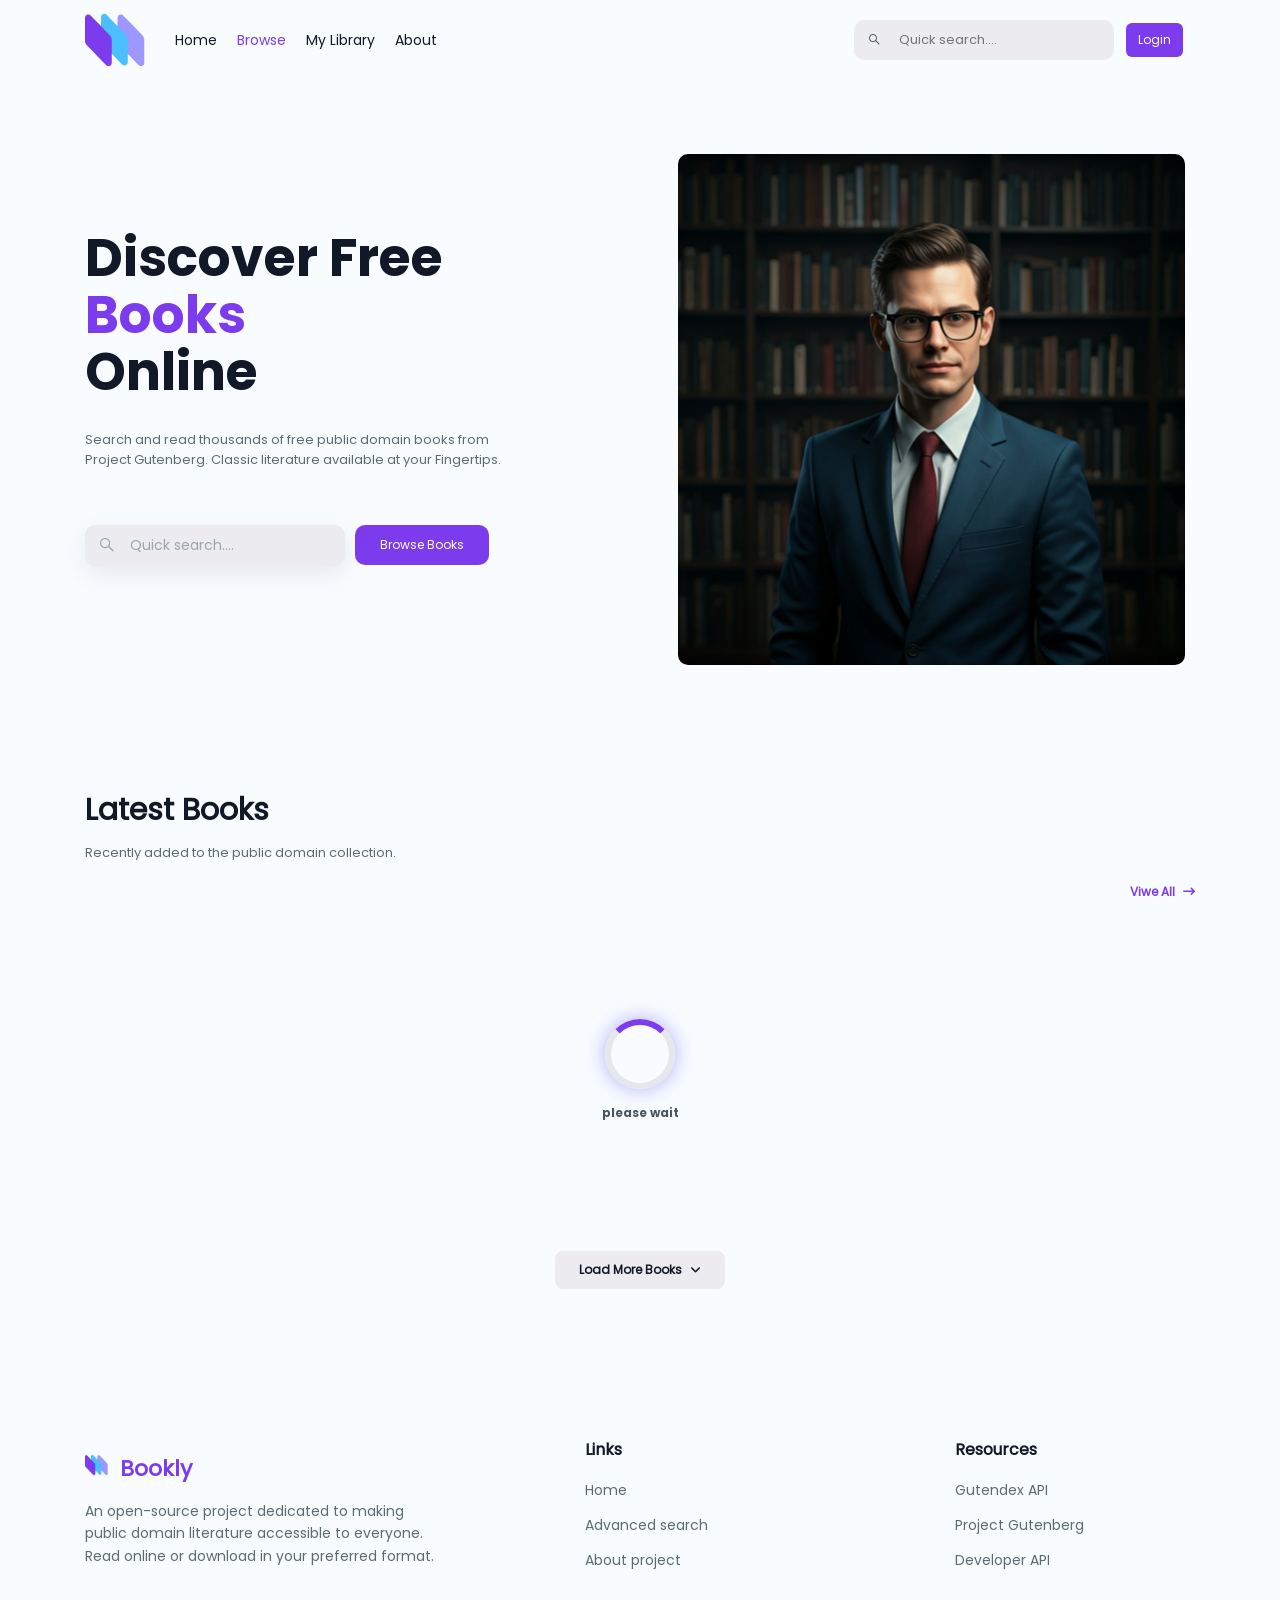
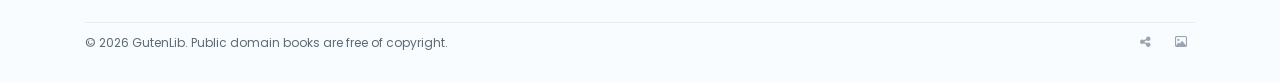
<file: index.html>
<!doctype html>
<html lang="en">
  <head>
    <meta charset="UTF-8" />
    <meta name="viewport" content="width=device-width, initial-scale=1.0" />
    <link rel="stylesheet" href="/css/main.css" />
    <link
      rel="stylesheet"
      href="https://cdnjs.cloudflare.com/ajax/libs/font-awesome/6.5.1/css/all.min.css"
    />
    <link
      rel="stylesheet"
      type="text/css"
      href="https://common.olemiss.edu/_js/sweet-alert/sweet-alert.css"
    />
    <title>Bookly Project</title>
  </head>
  <body>
    <!-- Navbar section -->
    <div class="navbar">
      <div class="container">
        <nav>
          <div class="logo">
            <img
              src="/assets/images/601511463-a85ab1da-9c64-4ead-a9a9-eb94a7093d4c.png"
              alt="logo"
            />
          </div>
          <ul class="links">
            <li><a href="#">Home</a></li>
            <li><a href="search.html" class="B">Browse</a></li>
            <li><a href="library.html">My Library</a></li>
            <li><a href="About.html">About</a></li>
          </ul>

          <div class="right-side">
            <div class="searchinput">
              <i class="fa-brands fa-sistrix"></i>
              <input type="search" placeholder="Quick search...." />
            </div>
            <div class="profile">
              <i class="fa-regular fa-user"></i>
            </div>
            <!-- login button -->
            <div class="btn_log">
              <button><a href="login.html">Login</a></button>
            </div>

            <!-- logout buttom -->
            <div class="logout">
              <button type="submit">
                <i class="fa-solid fa-right-from-bracket"></i>
              </button>
            </div>
            <!-- bar-icon -->
            <div class="bar-icon">
              <div class="MobileIcon">
                <i class="fa-solid fa-bars"></i>
              </div>
            </div>
            <div class="MobileNav">
              <div class="m-Nav">
                <ul class="Mobile_link">
                  <li>
                    <a href="#">Home</a>
                  </li>
                  <li>
                    <a href="search.html" class="B">Browse</a>
                  </li>
                  <li>
                    <a href="library.html">My Library</a>
                  </li>
                  <li>
                    <a href="About.html">About</a>
                  </li>
                </ul>
              </div>
            </div>
          </div>
        </nav>
      </div>
    </div>

    <!-- Bookly Hero section -->
    <section class="Bookly_hero">
      <div class="container">
        <div class="parts">
          <div class="p left">
            <h1>
              Discover Free <br />
              <span>Books</span> <br />Online
            </h1>
            <p>
              Search and read thousands of free public domain books from <br />
              Project Gutenberg. Classic literature available at your
              Fingertips.
            </p>
            <div class="right-side">
              <div class="searchinput">
                <i class="fa-brands fa-sistrix"></i>
                <input type="search" placeholder="Quick search...." />
              </div>
              <div class="btn_Hero">
                <button><a href="search.html">Browse Books</a></button>
              </div>
            </div>
          </div>
          <div class="p right">
            <div>
              <img src="/assets/images/Bookly-hero-img.png" alt="img" />
            </div>
          </div>
        </div>
      </div>
    </section>

    <!-- Books section -->
    <section class="Books">
      <div class="container">
        <div class="latest">
          <div class="titles">
            <h2>Latest Books</h2>
            <p>Recently added to the public domain collection.</p>
          </div>
          <div class="btns">
            <button>
              <a href="#"
                >Viwe All <i class="fa-solid fa-arrow-right-long"></i
              ></a>
            </button>
          </div>
          <!-- cards -->
          <div class="grid" id="Grid">
            <div class="loading">
              <div class="loader"></div>
              <p>please wait</p>
            </div>
            <!-- <div class="book-card">
                <div class="cover-box bg-color1">
                    <span class="lang">ENGLISH</span>
                    <div class="cover-details">
                        <img src="/assets/images/Book cover.png" alt="The Great Gatsby Cover" class="book-image">
                    </div>
                </div>
                <div class="book-info">
                    <h3>The Great Gatsby</h3>
                    <p class="author">F. Scott Fitzgerald</p>
                    <div class="card-footer">
                        <span><i class="fa-solid fa-download"></i> 45k</span>
                        <button><a href="search.html"> View Details</a></button>
                    </div>
                </div>
            </div>
            
            <div class="book-card">
                <div class="cover-box bg-color2">
                    <span class="lang">ENGLISH</span>
                    <div class="cover-details">
                        <img src="/assets/images/Book page.png" alt="Pride and Prejudice Cover" class="book-image">
                    </div>
                </div>
                <div class="book-info">
                    <h3>Pride and Prejudice</h3>
                    <p class="author">Jane Austen</p>
                    <div class="card-footer">
                        <span><i class="fa-solid fa-download"></i> 62k</span>
                        <button>View Details</button>
                    </div>
                </div>
            </div>
            
            <div class="book-card">
                <div class="cover-box bg-color3">
                    <span class="lang">GERMAN</span>
                    <div class="cover-details">
                        <img src="/assets/images/Book.png" alt="Metamorphosis Cover" class="book-image">
                    </div>
                </div>
                <div class="book-info">
                    <h3>Metamorphosis</h3>
                    <p class="author">Franz Kafka</p>
                    <div class="card-footer">
                        <span><i class="fa-solid fa-download"></i> 29k</span>
                        <button>View Details</button>
                    </div>
                </div>
            </div>
            
            <div class="book-card">
                <div class="cover-box bg-color4">
                    <span class="lang">ENGLISH</span>
                    <div class="cover-details">
                        <img src="/assets/images/Book page.png" alt="Moby Dick Cover" class="book-image">
                    </div>
                </div>
                <div class="book-info">
                    <h3>Moby Dick</h3>
                    <p class="author">Herman Melville</p>
                    <div class="card-footer">
                        <span><i class="fa-solid fa-download"></i> 31k</span>
                        <button>View Details</button>
                    </div>
                   </div>
                 </div> -->
          </div>
          <div class="load-section">
            <button type="button" class="load">
              Load More Books <i class="fa-solid fa-angle-down"></i>
            </button>
          </div>
        </div>
      </div>
    </section>

    <!-- footer -->
    <footer class="footer">
      <div class="container">
        <div class="ftr">
          <div class="ft-left">
            <div class="ft-logo">
              <img
                src="/assets/images/601511463-a85ab1da-9c64-4ead-a9a9-eb94a7093d4c.png"
                alt="logo"
              />
            </div>
            <span>Bookly</span>
            <p>
              An open-source project dedicated to making <br />public domain
              literature accessible to everyone. <br />
              Read online or download in your preferred format.
            </p>
          </div>
          <div class="ft-rigth">
            <div class="ft-links">
              <h4>links</h4>
              <ul>
                <li><a href="#">Home</a></li>
                <li><a href="#">Advanced search</a></li>
                <li><a href="#">About project</a></li>
              </ul>
            </div>
            <div class="ft-links">
              <h4>Resources</h4>
              <ul>
                <li><a href="#">Gutendex API</a></li>
                <li><a href="#">Project Gutenberg</a></li>
                <li><a href="#">Developer API</a></li>
              </ul>
            </div>
          </div>
        </div>
        <div class="ft-bottom">
          <p class="copy">
            &copy; <span>2024</span> GutenLib. Public domain books are free of
            copyright.
          </p>
          <div class="icons">
            <span class="icon"><i class="fa-solid fa-share-nodes"></i></span>
            <span class="icon"><i class="fa-regular fa-image"></i></span>
          </div>
        </div>
      </div>
    </footer>
    <script src="js/home.js" type="module"></script>
    <script src="https://common.olemiss.edu/_js/sweet-alert/sweet-alert.min.js"></script>
  </body>
</html>
</file>
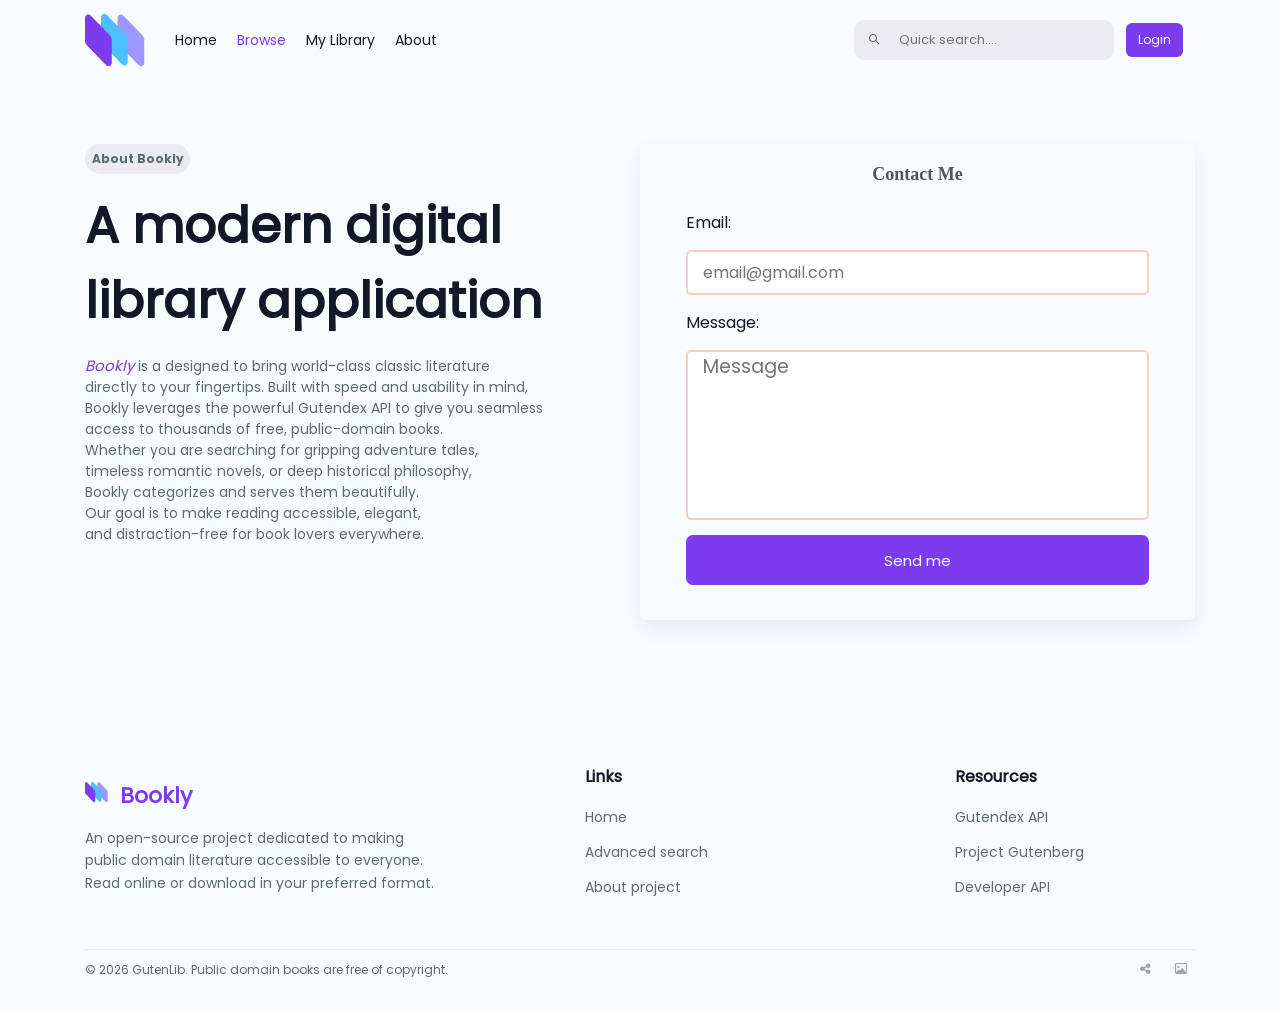
<file: About.html>
<!doctype html>
<html lang="en">
  <head>
    <meta charset="UTF-8" />
    <meta name="viewport" content="width=device-width, initial-scale=1.0" />
    <link rel="stylesheet" href="/css/main.css" />
    <link
      rel="stylesheet"
      href="https://cdnjs.cloudflare.com/ajax/libs/font-awesome/6.5.1/css/all.min.css"
    />
    <link
      rel="stylesheet"
      type="text/css"
      href="https://common.olemiss.edu/_js/sweet-alert/sweet-alert.css"
    />
    <title>About page</title>
  </head>
  <body>
    <!-- Navbar section -->
    <div class="navbar">
      <div class="container">
        <nav>
          <div class="logo">
            <img
              src="/assets/images/601511463-a85ab1da-9c64-4ead-a9a9-eb94a7093d4c.png"
              alt="logo"
            />
          </div>
          <ul class="links">
            <li><a href="index.html">Home</a></li>
            <li><a href="search.html" class="B">Browse</a></li>
            <li><a href="library.html">My Library</a></li>
            <li><a href="About.html">About</a></li>
          </ul>

          <div class="right-side">
            <div class="searchinput">
              <i class="fa-brands fa-sistrix"></i>
              <input type="search" placeholder="Quick search...." />
            </div>
            <div class="profile">
              <i class="fa-regular fa-user"></i>
            </div>
            <!-- login button -->
            <div class="btn_log">
              <button><a href="login.html">Login</a></button>
            </div>

            <!-- logout buttom -->
            <div class="logout">
              <button type="submit">
                <i class="fa-solid fa-right-from-bracket"></i>
              </button>
            </div>
            <!-- bar-icon -->
            <div id="bar-icon" class="bar-icon">
              <div class="MobileIcon">
                <i class="fa-solid fa-bars"></i>
              </div>
            </div>
            <div id="MobileNav" class="MobileNav">
              <div class="m-Nav">
                <ul class="Mobile_link">
                  <li>
                    <a href="index.html">Home</a>
                  </li>
                  <li>
                    <a href="search.html" class="B">Browse</a>
                  </li>
                  <li>
                    <a href="library.html">My Library</a>
                  </li>
                  <li>
                    <a href="About.html">About</a>
                  </li>
                </ul>
              </div>
            </div>
          </div>
        </nav>
      </div>
    </div>
    <!--About section-->
    <div class="Clients">
      <div class="container">
        <div class="Client">
          <div class="Title_and_desc">
            <span>About Bookly</span>
            <h2>A modern digital library application</h2>
            <p>
              <i>Bookly</i> is a designed to bring world-class classic
              literature <br />directly to your fingertips. Built with speed and
              usability in mind,<br />
              Bookly leverages the powerful Gutendex API to give you seamless
              <br />
              access to thousands of free, public-domain books. <br />
              Whether you are searching for gripping adventure tales, <br />
              timeless romantic novels, or deep historical philosophy,<br />
              Bookly categorizes and serves them beautifully.<br />
              Our goal is to make reading accessible, elegant,<br />
              and distraction-free for book lovers everywhere.
            </p>
          </div>
          <div class="part form">
            <form action="">
              <h2>Contact Me</h2>
              <label>Email:</label>
              <input type="email" placeholder="email@gmail.com" />
              <label>Message:</label>
              <textarea placeholder="Message"></textarea>
              <button>Send me</button>
            </form>
          </div>
        </div>
      </div>
    </div>

    <!-- footer -->
    <footer class="footer">
      <div class="container">
        <div class="ftr">
          <div class="ft-left">
            <div class="ft-logo">
              <img
                src="/assets/images/601511463-a85ab1da-9c64-4ead-a9a9-eb94a7093d4c.png"
                alt="logo"
              />
            </div>
            <span>Bookly</span>
            <p>
              An open-source project dedicated to making <br />public domain
              literature accessible to everyone. <br />
              Read online or download in your preferred format.
            </p>
          </div>
          <div class="ft-rigth">
            <div class="ft-links">
              <h4>links</h4>
              <ul>
                <li><a href="#">Home</a></li>
                <li><a href="#">Advanced search</a></li>
                <li><a href="#">About project</a></li>
              </ul>
            </div>
            <div class="ft-links">
              <h4>Resources</h4>
              <ul>
                <li><a href="#">Gutendex API</a></li>
                <li><a href="#">Project Gutenberg</a></li>
                <li><a href="#">Developer API</a></li>
              </ul>
            </div>
          </div>
        </div>
        <div class="ft-bottom">
          <p class="copy">
            &copy; <span>2024</span> GutenLib. Public domain books are free of
            copyright.
          </p>
          <div class="icons">
            <span class="icon"><i class="fa-solid fa-share-nodes"></i></span>
            <span class="icon"><i class="fa-regular fa-image"></i></span>
          </div>
        </div>
      </div>
    </footer>
    <script type="module" src="/js/about.js"></script>
    <script src="https://common.olemiss.edu/_js/sweet-alert/sweet-alert.min.js"></script>
  </body>
</html>
</file>
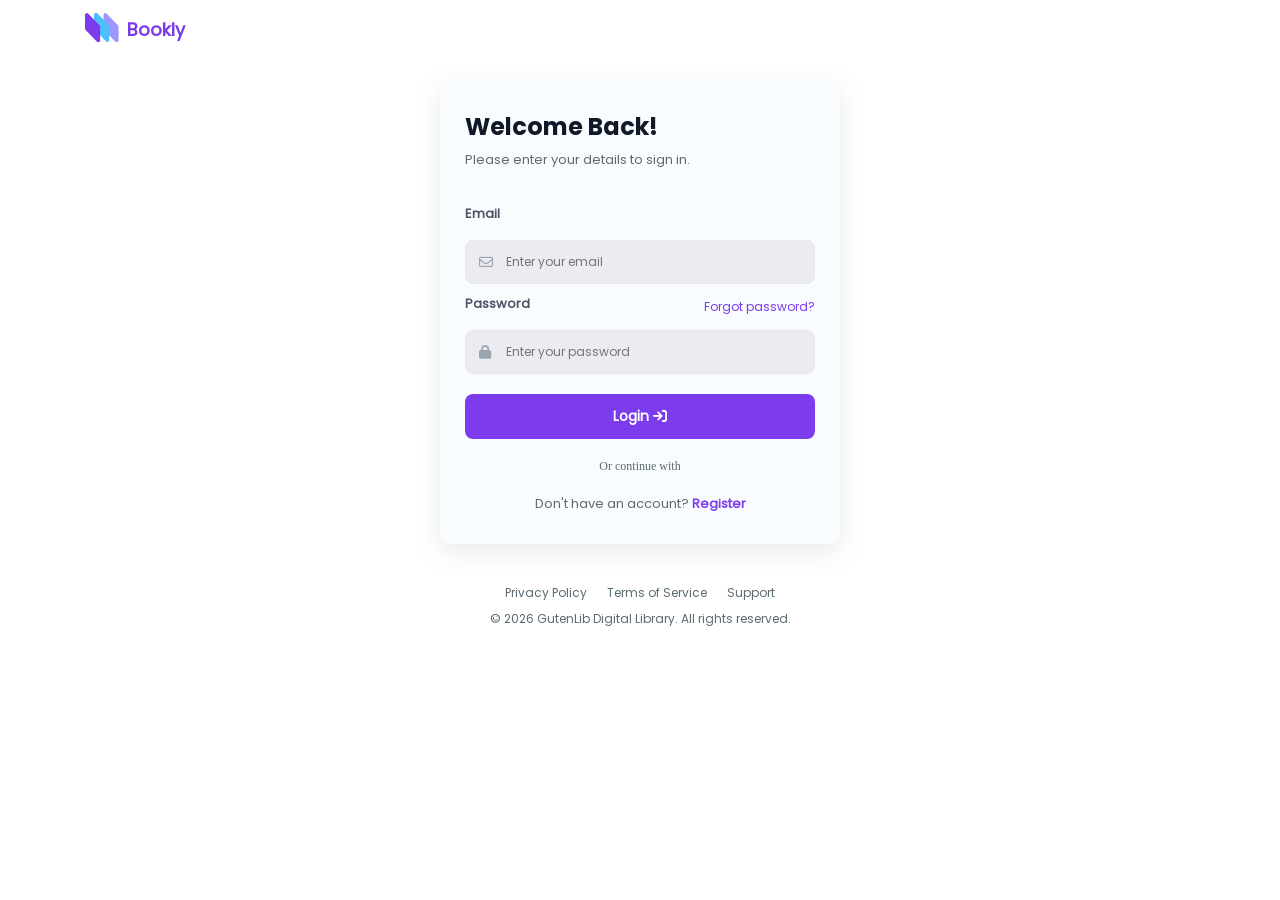
<file: detail.html>
<!doctype html>
<html lang="en">
  <head>
    <meta charset="UTF-8" />
    <meta name="viewport" content="width=device-width, initial-scale=1.0" />
    <link rel="stylesheet" href="/css/main.css" />
    <head>
      <link
        rel="stylesheet"
        href="https://cdnjs.cloudflare.com/ajax/libs/font-awesome/6.5.1/css/all.min.css"
      />
      <link
        rel="stylesheet"
        type="text/css"
        href="https://common.olemiss.edu/_js/sweet-alert/sweet-alert.css"
      />
    </head>
    <title>Book Details</title>
  </head>
  <body>
    <!-- Navbar section -->
    <div class="navbar">
      <div class="container">
        <nav>
          <div class="logo">
            <a href="index.html"
              ><img
                src="/assets/images/601511463-a85ab1da-9c64-4ead-a9a9-eb94a7093d4c.png"
                alt="logo"
              />
            </a>
          </div>
          <ul class="links">
            <li><a href="index.html">Home</a></li>
            <li><a href="search.html" class="B">Browse</a></li>
            <li><a href="library.html">My Library</a></li>
            <li><a href="About.html">About</a></li>
          </ul>

          <div class="right-side">
            <div class="searchinput">
              <i class="fa-brands fa-sistrix"></i>
              <input type="search" placeholder="Quick search...." />
            </div>
            <div class="profile">
              <i class="fa-regular fa-user"></i>
            </div>

            <!-- login button -->
            <div class="btn_log">
              <button><a href="login.html">Login</a></button>
            </div>

            <!-- logout buttom -->
            <div class="logout">
              <button type="submit">
                <i class="fa-solid fa-right-from-bracket"></i>
              </button>
            </div>

            <!-- bar-icon -->
            <div id="bar-icon" class="bar-icon">
              <div class="MobileIcon">
                <i class="fa-solid fa-bars"></i>
              </div>
            </div>
            <div id="MobileNav" class="MobileNav">
              <div class="m-Nav">
                <ul class="Mobile_link">
                  <li>
                    <a href="index.html">Home</a>
                  </li>
                  <li>
                    <a href="search.html" class="B">Browse</a>
                  </li>
                  <li>
                    <a href="library.html">My Library</a>
                  </li>
                  <li>
                    <a href="About.html">About</a>
                  </li>
                </ul>
              </div>
            </div>
          </div>
        </nav>
      </div>
    </div>

    <!-- Book detail -->
    <section class="book-container">
      <!-- <div class="book-cover">
        <img src="/assets/images/Detail2.png" alt="img-book" />
      </div>
      <div class="book-details">
        <nav class="library">
          Library <i class="fa-solid fa-chevron-right"></i> fiction
        </nav>
        <h1 class="title">The Great Gatsby</h1>
        <h3 class="author">F. Scott Fitzgerald</h3>

        <div class="book-meta">
          <span class="meta"><i class="fa-solid fa-globe"></i> English</span>
          <span class="meta"
            ><i class="fa-solid fa-download"></i> 15,420 Downloads</span
          >
        </div>

        <div class="book-subject">
          <span class="sub-title">SUBJECTS</span>
          <div class="sub-tags">
            <span>Jazz Age</span>
            <span>American fiction</span>
            <span>Classic Literature</span>
            <span>Social Status</span>
          </div>
        </div>

        <div class="book-actions">
          <a href="login.html" class="btn primary">
            <i class="fa-solid fa-book-open"></i> Read Online</a
          >
          <a href="login.html" class="btn secondary">
            <i class="fa-regular fa-file-pdf"></i> Download PDF</a
          >
          <a href="login.html" class="btn secondary">
            <i class="fa-regular fa-file"></i> Download EPUB</a
          >
          <a href="login.html" class="btn secondary">
            <i class="fa-regular fa-file-lines"></i> Download TXT</a
          >
        </div>
      </div> -->
    </section>

    <div class="About">
      <!-- <h2>About this book</h2>
      <p>
        Set in the summer of 1922 on Long Island, F. Scott Fitzgerald's
        masterpiece explore <br />
        themes of wealth, class, and the elusive American Dream. Through the
        eyes of Nick <br />
        Carraway, we witness the tragic story of Jay Gatsby, a self-made
        millionaire obsessed <br />
        with reuniting with his former love, Daisy Buchanan.
      </p>

      <p>
        This public domain edition of "The Great Gatsby" is part of the GutenLib
        collection. <br />
        Known for its poetic prose and sharp social commentary, it remains one
        of the most widely read <br />
        and studied novels in American literature.
      </p> -->
    </div>

    <section class="related">
      <div class="header">
        <h2>Related Classics</h2>
        <a href="#">View All Related</a>
      </div>
      <div class="books-grid">
        <!-- <div class="book-card">
          <div class="card-img">
            <img src="/assets/images/Tender1.png" alt="Book" />
          </div>
          <h4>Tender is the Night</h4>
          <span>F. Scott Fitzgerald</span>
          <span class="span">FICTION, CLASSIC</span>
        </div>

        <div class="book-card">
          <div class="card-img">
            <img src="/assets/images/Side.png" alt="Book" />
          </div>
          <h4>The Side of Paradise</h4>
          <span>F. Scott Fitzgerald</span>
          <span class="span">CLASSIC, ROMANCE</span>
        </div>

        <div class="book-card">
          <div class="card-img">
            <img src="/assets/images/Damned.jpg" alt="Book" />
          </div>
          <h4>The Beautiful and Damned</h4>
          <span>F. Scott Fitzgerald</span>
          <span class="span">FICTION, SOCIAL</span>
        </div>

        <div class="book-card">
          <div class="card-img">
            <img src="/assets/images/Age.png" alt="Book" />
          </div>
          <h4>The Age of Innocence</h4>
          <span>Edith wharton</span>
          <span class="span">CLASSIC, SOCIETY</span>
        </div>

        <div class="book-card">
          <div class="card-img">
            <img src="/assets/images/Babbit.png" alt="Book" />
          </div>
          <h4>Babbit</h4>
          <span>Sinclair Lewis</span>
          <span class="span">FICTION, SATIRE</span>
        </div> -->
      </div>
    </section>

    <!-- footer -->
    <footer class="footer">
      <div class="container">
        <div class="ftr">
          <div class="ft-left">
            <div class="ft-logo">
              <img
                src="/assets/images/601511463-a85ab1da-9c64-4ead-a9a9-eb94a7093d4c.png"
                alt="logo"
              />
            </div>
            <span>Bookly</span>
            <p>
              An open-source project dedicated to making <br />public domain
              literature accessible to everyone. <br />
              Read online or download in your preferred format.
            </p>
            <div class="icons">
              <span><i class="fa-solid fa-earth-africa"></i></span>
              <span><i class="fa-solid fa-share-nodes"></i></span>
              <span><i class="fa-regular fa-envelope"></i></span>
            </div>
          </div>
          <div class="ft-rigth">
            <div class="ft-links">
              <h4>links</h4>
              <ul>
                <li><a href="#">Home</a></li>
                <li><a href="#">Advanced search</a></li>
                <li><a href="#">About project</a></li>
              </ul>
            </div>
            <div class="ft-links">
              <h4>Resources</h4>
              <ul>
                <li><a href="#">Gutendex API</a></li>
                <li><a href="#">Project Gutenberg</a></li>
                <li><a href="#">Developer API</a></li>
              </ul>
            </div>
            <div class="ft-links newsletter">
              <h4>Stay Updated</h4>
              <p class="newsletter-text">
                Subscribe to our newsletter for new releases.
              </p>
              <form class="newsletter-form">
                <input
                  type="email"
                  placeholder="Email"
                  required
                  class="newsletter-input"
                />
                <button type="submit" class="newsletter-btn">
                  <i class="fa-solid fa-paper-plane"></i>
                </button>
              </form>
            </div>
          </div>
        </div>
        <div class="ft-bottom">
          <p class="copy">
            &copy; <span>2024</span> GutenLib. All rigths reserved.
          </p>
          <div class="links">
            <a href="#">Privacy Policy</a>
            <a href="#">Cookies</a>
            <a href="#">Accessibility</a>
          </div>
        </div>
      </div>
    </footer>
    <div class="loading">
      <div class="loader"></div>
      <p>please wait</p>
    </div>
    <script src="js/detail.js" type="module"></script>
    <script src="https://common.olemiss.edu/_js/sweet-alert/sweet-alert.min.js"></script>
  </body>
</html>
</file>
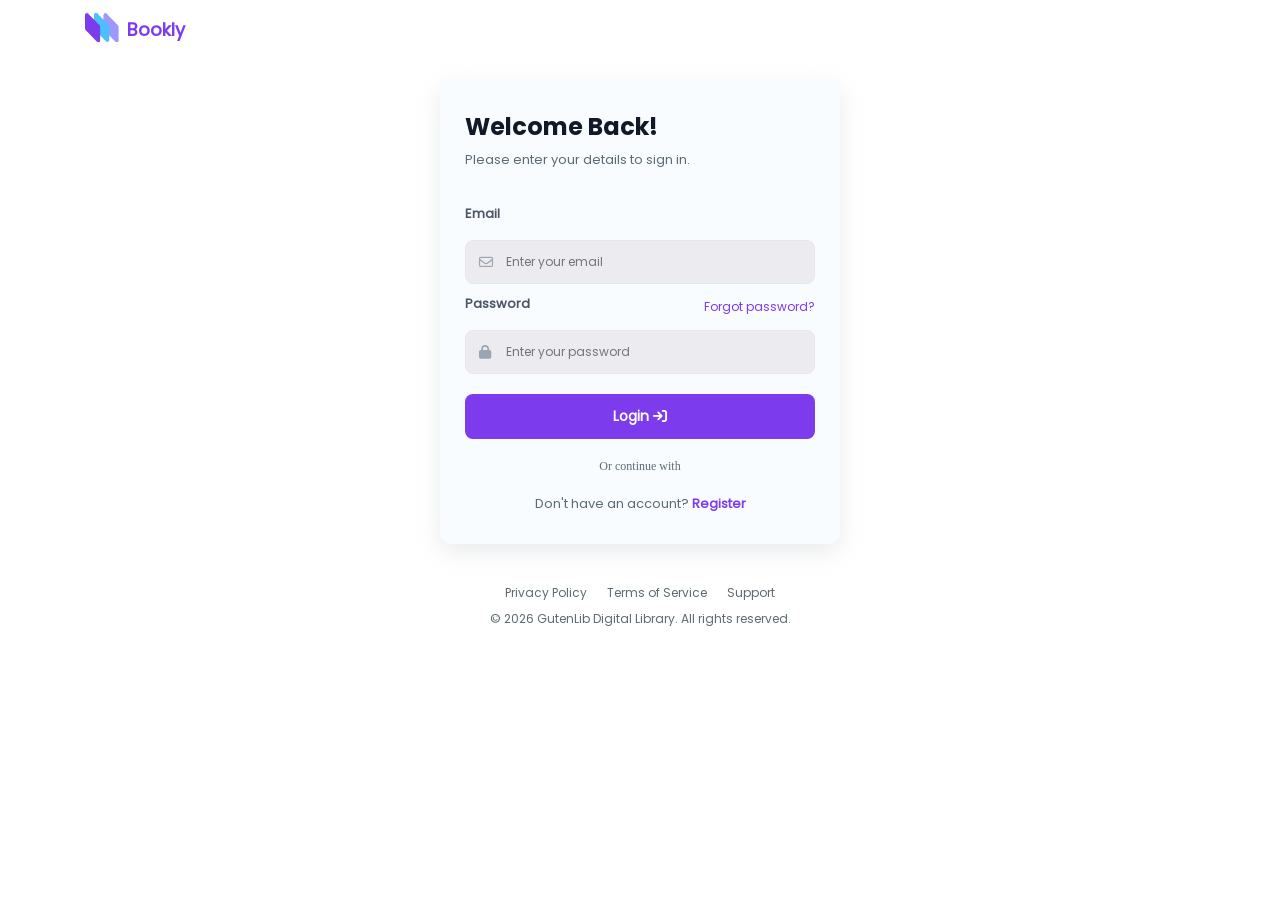
<file: library.html>
<!doctype html>
<html lang="en">
  <head>
    <meta charset="UTF-8" />
    <meta name="viewport" content="width=device-width, initial-scale=1.0" />
    <link rel="stylesheet" href="/css/main.css" />
    <link
      rel="stylesheet"
      href="https://cdnjs.cloudflare.com/ajax/libs/font-awesome/6.5.1/css/all.min.css"
    />
    <link
      rel="stylesheet"
      type="text/css"
      href="https://common.olemiss.edu/_js/sweet-alert/sweet-alert.css"
    />
    <title>My Library</title>
  </head>
  <body>
    <!-- Navbar section -->
    <div class="navbar">
      <div class="container">
        <nav>
          <div class="logo">
            <img
              src="/assets/images/601511463-a85ab1da-9c64-4ead-a9a9-eb94a7093d4c.png"
              alt="logo"
            />
          </div>
          <ul class="links">
            <li><a href="index.html">Home</a></li>
            <li><a href="search.html" class="B">Browse</a></li>
            <li><a href="library.html">My Library</a></li>
            <li><a href="About.html">About</a></li>
          </ul>

          <div class="right-side">
            <div class="searchinput">
              <i class="fa-brands fa-sistrix"></i>
              <input type="search" placeholder="Quick search...." />
            </div>
            <div class="profile">
              <i class="fa-regular fa-user"></i>
            </div>
            <!-- login button -->
            <div class="btn_log">
              <button><a href="login.html">Login</a></button>
            </div>

            <!-- logout buttom -->
            <div class="logout">
              <button type="submit">
                <i class="fa-solid fa-right-from-bracket"></i>
              </button>
            </div>
            <!-- bar-icon -->
            <div id="bar-icon" class="bar-icon">
              <div class="MobileIcon">
                <i class="fa-solid fa-bars"></i>
              </div>
            </div>
            <div id="MobileNav" class="MobileNav">
              <div class="m-Nav">
                <ul class="Mobile_link">
                  <li>
                    <a href="index.html">Home</a>
                  </li>
                  <li>
                    <a href="search.html" class="B">Browse</a>
                  </li>
                  <li>
                    <a href="library.html">My Library</a>
                  </li>
                  <li>
                    <a href="About.html">About</a>
                  </li>
                </ul>
              </div>
            </div>
          </div>
        </nav>
      </div>
    </div>

    <!-- Books section -->
    <section class="Books">
      <div class="container">
        <div class="latest">
          <!-- cards -->
          <div class="grid" id="Grid"></div>
        </div>
      </div>
    </section>

    <!-- footer -->
    <footer class="footer">
      <div class="container">
        <div class="ftr">
          <div class="ft-left">
            <div class="ft-logo">
              <img
                src="/assets/images/601511463-a85ab1da-9c64-4ead-a9a9-eb94a7093d4c.png"
                alt="logo"
              />
            </div>
            <span>Bookly</span>
            <p>
              An open-source project dedicated to making <br />public domain
              literature accessible to everyone. <br />
              Read online or download in your preferred format.
            </p>
          </div>
          <div class="ft-rigth">
            <div class="ft-links">
              <h4>links</h4>
              <ul>
                <li><a href="#">Home</a></li>
                <li><a href="#">Advanced search</a></li>
                <li><a href="#">About project</a></li>
              </ul>
            </div>
            <div class="ft-links">
              <h4>Resources</h4>
              <ul>
                <li><a href="#">Gutendex API</a></li>
                <li><a href="#">Project Gutenberg</a></li>
                <li><a href="#">Developer API</a></li>
              </ul>
            </div>
          </div>
        </div>
        <div class="ft-bottom">
          <p class="copy">
            &copy; <span>2024</span> GutenLib. Public domain books are free of
            copyright.
          </p>
          <div class="icons">
            <span class="icon"><i class="fa-solid fa-share-nodes"></i></span>
            <span class="icon"><i class="fa-regular fa-image"></i></span>
          </div>
        </div>
      </div>
    </footer>
    <script src="/js/library.js" type="module"></script>
    <script src="https://common.olemiss.edu/_js/sweet-alert/sweet-alert.min.js"></script>
  </body>
</html>
</file>
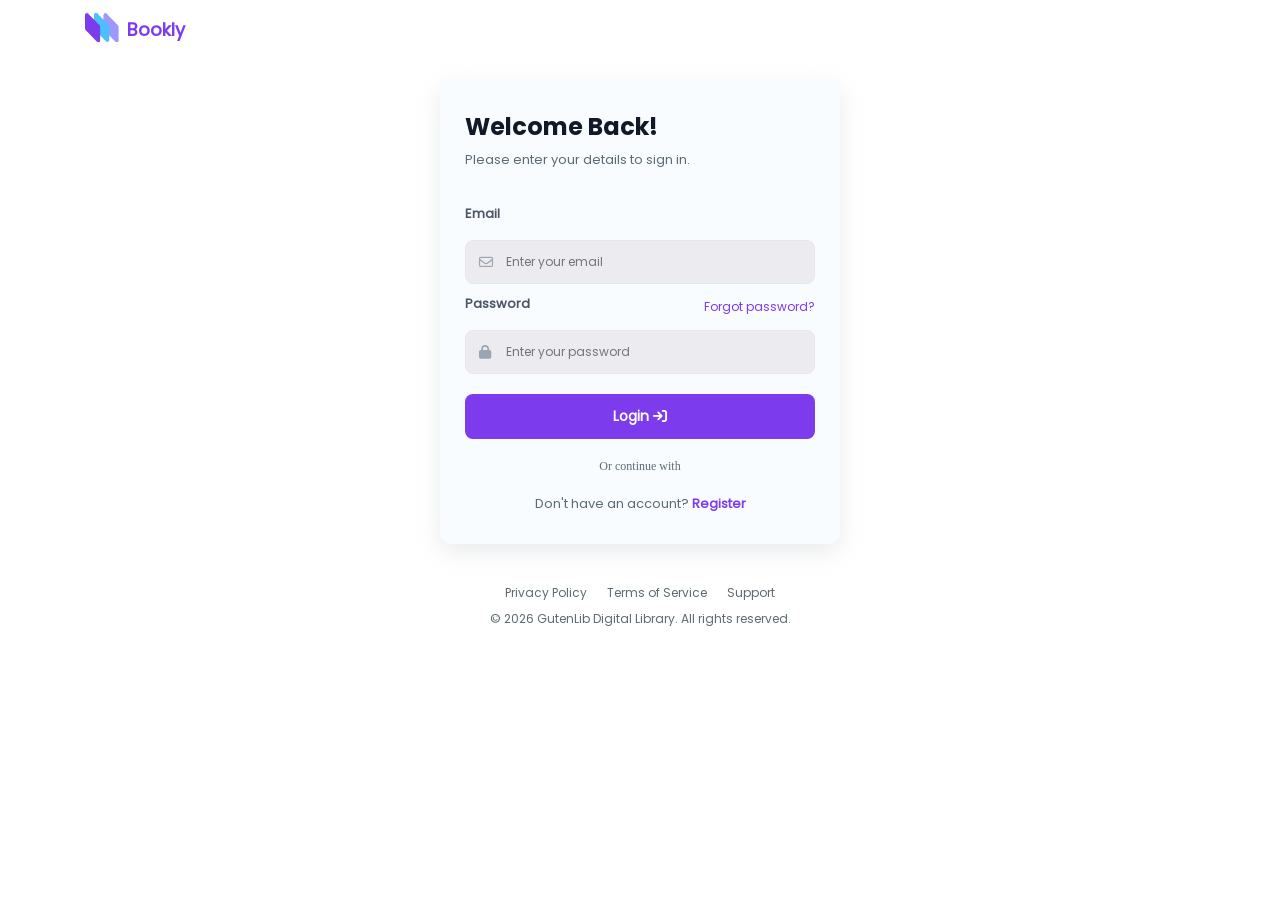
<file: login.html>
<!doctype html>
<html lang="en">
  <head>
    <meta charset="UTF-8" />
    <meta name="viewport" content="width=device-width, initial-scale=1.0" />
    <title>Login form</title>
    <link
      rel="stylesheet"
      href="https://cdnjs.cloudflare.com/ajax/libs/font-awesome/6.5.1/css/all.min.css"
    />
    <link
      rel="stylesheet"
      type="text/css"
      href="https://common.olemiss.edu/_js/sweet-alert/sweet-alert.css"
    />
    <link rel="stylesheet" href="/css/main.css" />
  </head>
  <body>
    <!-- header -->
    <header class="logo-container">
      <div class="container">
        <div class="logo">
          <a href="index.html"
            ><img
              src="/assets/images/601511463-a85ab1da-9c64-4ead-a9a9-eb94a7093d4c.png"
              alt="logo"
            />
          </a>
          <span>Bookly</span>
        </div>
      </div>
    </header>

    <!-- form -->
    <main class="main-box">
      <div class="card">
        <h2>Welcome Back!</h2>
        <p class="card-text">Please enter your details to sign in.</p>

        <form action="#">
          <div class="box">
            <label>Email</label>
            <div class="field">
              <i class="fa-regular fa-envelope"></i>
              <input type="email" name="email" placeholder="Enter your email" />
            </div>
          </div>
          <div class="box">
            <div class="row">
              <label>Password</label>
              <a href="#" class="link-pass">Forgot password?</a>
            </div>
            <div class="field">
              <i class="fa-solid fa-lock"></i>
              <input
                type="password"
                name="password"
                placeholder="Enter your password"
                required
              />
            </div>
          </div>
          <button type="submit" class="btn">
            Login <i class="fa-solid fa-arrow-right-to-bracket"></i>
          </button>
        </form>

        <div class="line">
          <span>Or continue with</span>
        </div>
        <p class="reg-text">
          Don't have an account? <a href="register.html">Register</a>
        </p>
      </div>
    </main>

    <!-- footer -->
    <footer class="foot">
      <div class="links">
        <a href="#">Privacy Policy</a>
        <a href="#">Terms of Service</a>
        <a href="#">Support</a>
      </div>
      <p class="copy">
        &copy; <span>2024</span> GutenLib Digital Library. All rights reserved.
      </p>
    </footer>
    <script src="js/login.js" type="module"></script>
    <script src="https://common.olemiss.edu/_js/sweet-alert/sweet-alert.min.js"></script>
  </body>
</html>
</file>
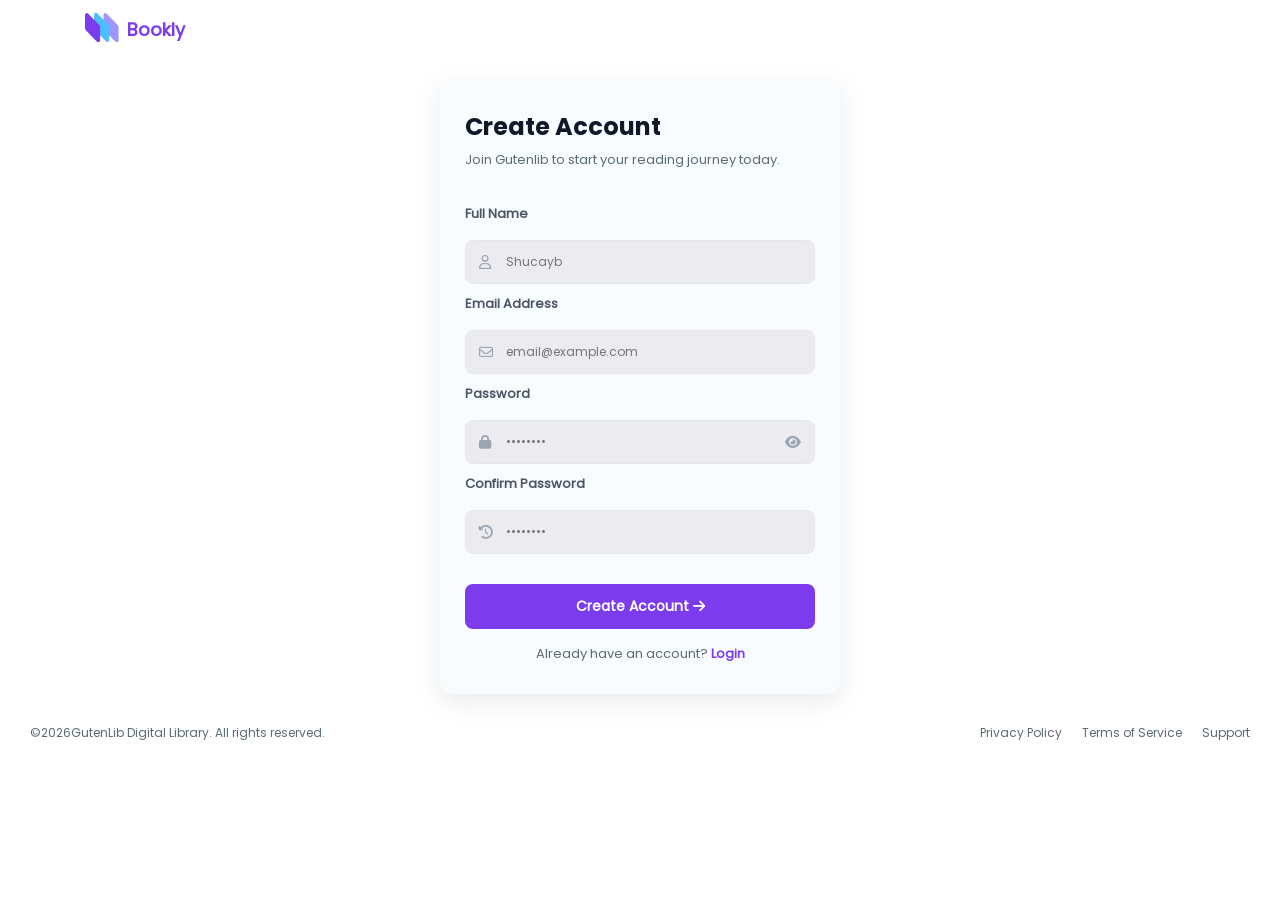
<file: register.html>
<!doctype html>
<html lang="en">
  <head>
    <meta charset="UTF-8" />
    <meta name="viewport" content="width=device-width, initial-scale=1.0" />
    <title>Register form</title>
    <link
      rel="stylesheet"
      href="https://cdnjs.cloudflare.com/ajax/libs/font-awesome/6.5.1/css/all.min.css"
    />
    <link
      rel="stylesheet"
      type="text/css"
      href="https://common.olemiss.edu/_js/sweet-alert/sweet-alert.css"
    />
    <link rel="stylesheet" href="/css/main.css" />
  </head>
  <body>
    <!-- header -->
    <header class="logo-container">
      <div class="container">
        <div class="logo">
          <a href="index.html"
            ><img
              src="/assets/images/601511463-a85ab1da-9c64-4ead-a9a9-eb94a7093d4c.png"
              alt="logo"
            />
          </a>
          <span>Bookly</span>
        </div>
      </div>
    </header>

    <!-- Register form -->
    <main class="main-box">
      <div class="card">
        <h2>Create Account</h2>
        <p class="card-text">
          Join Gutenlib to start your reading journey today.
        </p>

        <form action="#">
          <div class="box">
            <label>Full Name</label>
            <div class="field">
              <i class="fa-regular fa-user"></i>
              <input
                type="text"
                name="fullName"
                placeholder="Shucayb"
                required
              />
            </div>
          </div>
          <div class="box">
            <div class="row">
              <label>Email Address</label>
            </div>
            <div class="field">
              <i class="fa-regular fa-envelope"></i>
              <input
                type="email"
                name="email"
                placeholder="email@example.com"
                required
              />
            </div>
          </div>
          <div class="box">
            <div class="row">
              <label>Password</label>
            </div>
            <div class="field">
              <i class="fa-solid fa-lock"></i>
              <input
                type="password"
                name="password"
                placeholder="••••••••"
                required
                id="password"
              />
              <i class="fas fa-eye eye-icon"></i>
            </div>
          </div>
          <div class="box">
            <div class="row">
              <label>Confirm Password</label>
            </div>
            <div class="field">
              <i class="fa-solid fa-clock-rotate-left"></i>
              <input
                type="password"
                name="confirmPass"
                placeholder="••••••••"
                required
                id="Confirm"
              />
              <p class="p"></p>
            </div>
          </div>
          <button type="submit" class="btn">
            Create Account <i class="fa-solid fa-arrow-right"></i>
          </button>
        </form>
        <p class="reg-text">
          Already have an account? <a href="login.html">Login</a>
        </p>
      </div>
    </main>

    <!-- footer -->
    <section class="footer">
      <p class="Copy">
        &copy; <span>2024</span> GutenLib Digital Library. All rights reserved.
      </p>
      <div class="Links">
        <a href="#">Privacy Policy</a>
        <a href="#">Terms of Service</a>
        <a href="#">Support</a>
      </div>
    </section>
    <script type="module" src="js/register.js"></script>
    <script src="https://common.olemiss.edu/_js/sweet-alert/sweet-alert.min.js"></script>
  </body>
</html>
</file>
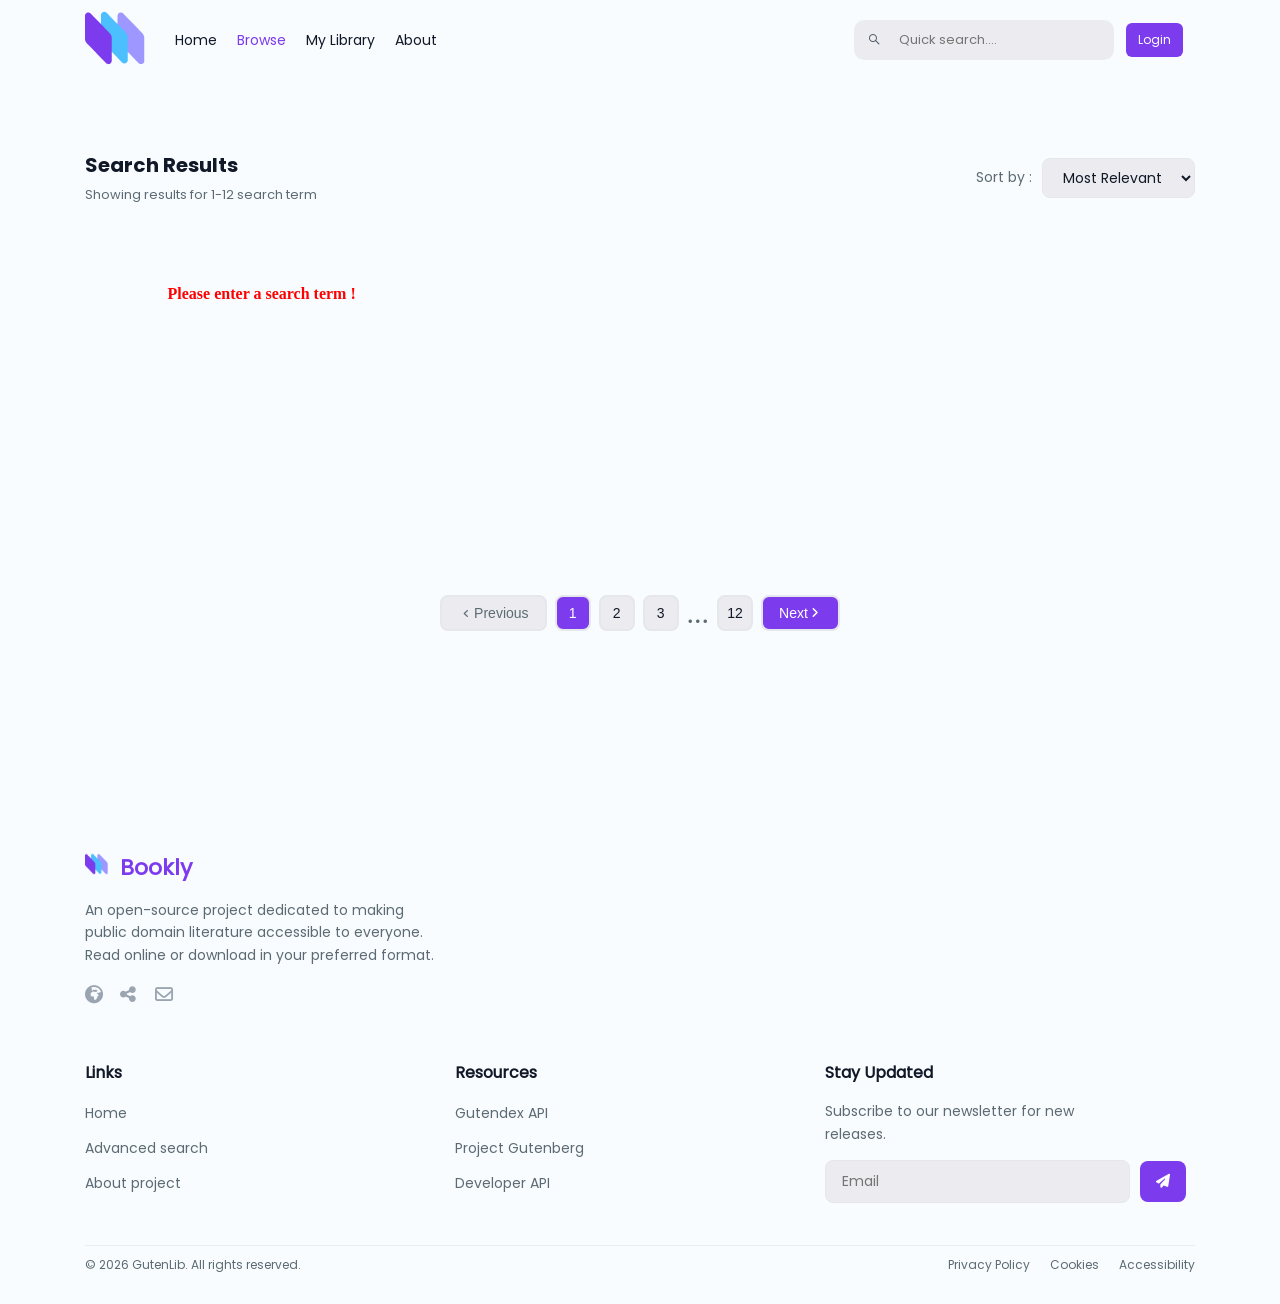
<file: search.html>
<!doctype html>
<html lang="en">
  <head>
    <meta charset="UTF-8" />
    <meta name="viewport" content="width=device-width, initial-scale=1.0" />
    <link rel="stylesheet" href="/css/main.css" />
    <head>
      <link
        rel="stylesheet"
        href="https://cdnjs.cloudflare.com/ajax/libs/font-awesome/6.5.1/css/all.min.css"
      />
      <link
        rel="stylesheet"
        type="text/css"
        href="https://common.olemiss.edu/_js/sweet-alert/sweet-alert.css"
      />
    <title>Search page</title>
  </head>
  <body>
    <!-- Navbar section -->
    <div class="navbar">
      <div class="container">
        <nav>
          <div class="logo">
            <a href="index.html"
              ><img
                src="/assets/images/601511463-a85ab1da-9c64-4ead-a9a9-eb94a7093d4c.png"
                alt="logo"
              />
            </a>
          </div>
          <ul class="links">
            <li><a href="index.html">Home</a></li>
            <li><a href="search.html" class="B">Browse</a></li>
            <li><a href="library.html">My Library</a></li>
            <li><a href="About.html">About</a></li>
          </ul>

          <div class="right-side">
            <div class="searchinput">
              <i class="fa-brands fa-sistrix"></i>
              <input type="search" placeholder="Quick search...." />
            </div>
            <div class="profile">
              <i class="fa-regular fa-user"></i>
            </div>
            <!-- login button -->
            <div class="btn_log">
              <button><a href="login.html">Login</a></button>
            </div>

            <!-- logout buttom -->
            <div class="logout">
              <button type="submit">
                <i class="fa-solid fa-right-from-bracket"></i>
              </button>
            </div>
            <!-- bar-icon -->
            <div id="bar-icon" class="bar-icon">
              <div class="MobileIcon">
                <i class="fa-solid fa-bars"></i>
              </div>
            </div>
            <div id="MobileNav" class="MobileNav">
              <div class="m-Nav">
                <ul class="Mobile_link">
                  <li>
                    <a href="index.html">Home</a>
                  </li>
                  <li>
                    <a href="search.html" class="B">Browse</a>
                  </li>
                  <li>
                    <a href="library.html">My Library</a>
                  </li>
                  <li>
                    <a href="About.html">About</a>
                  </li>
                </ul>
              </div>
            </div>
          </div>
        </nav>
      </div>
    </div>

    <section class="search">
      <div class="container">
        <header class="head">
          <div class="head-left">
            <h2>Search Results</h2>
            <p class="pram"></p>
          </div>
          <div class="head-right">
            <span>Sort by : </span>
            <select class="dropdown">
              <option>Most Relevant</option>
              <option>Popularity</option>
              <option>Latest</option>
            </select>
          </div>
        </header>

        <!-- Book-grid -->
        <main class="books-grid">
          <div class="loading">
            <div class="loader"></div>
            <p>please wait</p>
          </div>
          <!-- <div class="book-card">
            <div class="book-img">
              <img
                src="/assets/images/Book1.jpg"
                alt="Book-img"
                class="book-cover"
              />
              <button class="book-btn">
                <i class="fa-regular fa-bookmark"></i>
              </button>
            </div>
            <div class="book-info">
              <h3 class="book-title">The Great Gatsby</h3>
              <p class="book-author">F. Scott Fitzgerald</p>
              <div class="book-meta">
                <span class="border lng">English</span>
                <span class="downloads"
                  ><i class="fa-solid fa-download"></i> 35k</span
                >
              </div>
              <button class="view-btn">
                <i class="fa-regular fa-eye"></i>
                <a href="detail.html">View Details</a>
              </button>
            </div>
          </div>
          <div class="book-card">
            <div class="book-img">
              <img
                src="/assets/images/Book2.jpg"
                alt="Book-img"
                class="book-cover"
              />
              <button class="book-btn">
                <i class="fa-regular fa-bookmark"></i>
              </button>
            </div>
            <div class="book-info">
              <h3 class="book-title">Pride and Prejudice</h3>
              <p class="book-author">Jane Austen</p>
              <div class="book-meta">
                <span class="border lng">English</span>
                <span class="downloads"
                  ><i class="fa-solid fa-download"></i> 50k</span
                >
              </div>
              <button class="view-btn">
                <i class="fa-regular fa-eye"></i> View Details
              </button>
            </div>
          </div>
          <div class="book-card">
            <div class="book-img">
              <img
                src="/assets/images/Book6.avif"
                alt="Book-img"
                class="book-cover"
              />
              <button class="book-btn">
                <i class="fa-regular fa-bookmark"></i>
              </button>
            </div>
            <div class="book-info">
              <h3 class="book-title">Moby Dick</h3>
              <p class="book-author">Herman Melville</p>
              <div class="book-meta">
                <span class="border lng">English</span>
                <span class="downloads"
                  ><i class="fa-solid fa-download"></i> 25k</span
                >
              </div>
              <button class="view-btn">
                <i class="fa-regular fa-eye"></i> View Details
              </button>
            </div>
          </div>
          <div class="book-card">
            <div class="book-img">
              <img
                src="/assets/images/Book8.webp"
                alt="Book-img"
                class="book-cover"
              />
              <button class="book-btn">
                <i class="fa-regular fa-bookmark"></i>
              </button>
            </div>
            <div class="book-info">
              <h3 class="book-title">Frankenstein</h3>
              <p class="book-author">Mary Shelley</p>
              <div class="book-meta">
                <span class="border lng">English</span>
                <span class="downloads"
                  ><i class="fa-solid fa-download"></i> 45k</span
                >
              </div>
              <button class="view-btn">
                <i class="fa-regular fa-eye"></i> View Details
              </button>
            </div>
          </div>
          <div class="book-card">
            <div class="book-img">
              <img
                src="/assets/images/Book9.jpg"
                alt="Book-img"
                class="book-cover"
              />
              <button class="book-btn">
                <i class="fa-regular fa-bookmark"></i>
              </button>
            </div>
            <div class="book-info">
              <h3 class="book-title">War and Peace</h3>
              <p class="book-author">Leo Tolstoy</p>
              <div class="book-meta">
                <span class="border lng">RUSSIAN</span>
                <span class="downloads"> 15k downloads</span>
              </div>
              <button class="view-btn">
                <i class="fa-regular fa-eye"></i> View Details
              </button>
            </div>
          </div>
          <div class="book-card">
            <div class="book-img">
              <img
                src="/assets/images/Book4.jpg"
                alt="Book-img"
                class="book-cover"
              />
              <button class="book-btn">
                <i class="fa-regular fa-bookmark"></i>
              </button>
            </div>
            <div class="book-info">
              <h3 class="book-title">Alice in Wonderland</h3>
              <p class="book-author">Lewis Carroll</p>
              <div class="book-meta">
                <span class="border lng">English</span>
                <span class="downloads"> 60k downloads</span>
              </div>
              <button class="view-btn">
                <i class="fa-regular fa-eye"></i> View Details
              </button>
            </div>
          </div>
          <div class="book-card">
            <div class="book-img">
              <img
                src="/assets/images/Book3.jpg"
                alt="Book-img"
                class="book-cover"
              />
              <button class="book-btn">
                <i class="fa-regular fa-bookmark"></i>
              </button>
            </div>
            <div class="book-info">
              <h3 class="book-title">Ulysses</h3>
              <p class="book-author">James Joyce</p>
              <div class="book-meta">
                <span class="border lng">English</span>
                <span class="downloads"> 12k downloads</span>
              </div>
              <button class="view-btn">
                <i class="fa-regular fa-eye"></i> View Details
              </button>
            </div>
          </div>
          <div class="book-card">
            <div class="book-img">
              <img
                src="/assets/images/Book5.webp"
                alt="Book-img"
                class="book-cover"
              />
              <button class="book-btn">
                <i class="fa-regular fa-bookmark"></i>
              </button>
            </div>
            <div class="book-info">
              <h3 class="book-title">The Odyssey</h3>
              <p class="book-author">Homer</p>
              <div class="book-meta">
                <span class="border lng">GREEK</span>
                <span class="downloads"> 20k downloads</span>
              </div>
              <button class="view-btn">
                <i class="fa-regular fa-eye"></i> View Details
              </button>
            </div>
          </div> -->
        </main>

        <section class="previous">
          <button class="Btn pre">
            <i class="fa-solid fa-angle-left"></i> Previous
          </button>
          <button class="Btn active">1</button>
          <button class="Btn">2</button>
          <button class="Btn">3</button>
          <span class="dots">...</span>
          <button class="Btn">12</button>
          <button class="Btn next">
            Next <i class="fa-solid fa-angle-right"></i>
          </button>
        </section>
      </div>
    </section>

    <!-- footer -->
    <footer class="footer">
      <div class="container">
        <div class="ftr">
          <div class="ft-left">
            <div class="ft-logo">
              <img
                src="/assets/images/601511463-a85ab1da-9c64-4ead-a9a9-eb94a7093d4c.png"
                alt="logo"
              />
            </div>
            <span>Bookly</span>
            <p>
              An open-source project dedicated to making <br />public domain
              literature accessible to everyone. <br />
              Read online or download in your preferred format.
            </p>
            <div class="icons">
              <span><i class="fa-solid fa-earth-africa"></i></span>
              <span><i class="fa-solid fa-share-nodes"></i></span>
              <span><i class="fa-regular fa-envelope"></i></span>
            </div>
          </div>
          <div class="ft-rigth">
            <div class="ft-links">
              <h4>links</h4>
              <ul>
                <li><a href="#">Home</a></li>
                <li><a href="#">Advanced search</a></li>
                <li><a href="#">About project</a></li>
              </ul>
            </div>
            <div class="ft-links">
              <h4>Resources</h4>
              <ul>
                <li><a href="#">Gutendex API</a></li>
                <li><a href="#">Project Gutenberg</a></li>
                <li><a href="#">Developer API</a></li>
              </ul>
            </div>
            <div class="ft-links newsletter">
              <h4>Stay Updated</h4>
              <p class="newsletter-text">
                Subscribe to our newsletter for new releases.
              </p>
              <form class="newsletter-form">
                <input
                  type="email"
                  placeholder="Email"
                  required
                  class="newsletter-input"
                />
                <button type="submit" class="newsletter-btn">
                  <i class="fa-solid fa-paper-plane"></i>
                </button>
              </form>
            </div>
          </div>
        </div>
        <div class="ft-bottom">
          <p class="copy">&copy; <span>2024</span> GutenLib. All rights reserved.</p>
          <div class="links">
            <a href="#">Privacy Policy</a>
            <a href="#">Cookies</a>
            <a href="#">Accessibility</a>
          </div>
        </div>
      </div>
    </footer>
    <script src="/js/search.js" type="module"></script>
    <script src="https://common.olemiss.edu/_js/sweet-alert/sweet-alert.min.js"></script>
  </body>
</html>
</file>
<file: css/main.css>
* {
  margin: 0;
  padding: 0;
  box-sizing: border-box;
}

:root {
  --primary-color: #7c3bed;
  --primary-hover: #6d28d9;
  --secondary-color: #f9fcff;

  --text-color: #111827;
  --text-color-secondary: #4b5563;
  --text-muted: #5c6b73;
  --text-placeholder: #9aa5b1;

  --background-color: #f9fcff;
  --background-color-secondary: #ececf0;
  --background-color-ternary: #2b5c57;
  --background-color-forth: #638d93;
  --surface-white: #ffffff;

  --border-color: #e5e7eb;
  --border-color-secondary: #f5d1b9;

  --box-shadow: #0000001a;
  --Red: red;
}

@font-face {
  font-family: P1;
  src: url(/assets/fonts/Poppins-Bold.ttf);
}
@font-face {
  font-family: P2;
  src: url(/assets/fonts/Poppins-Regular.ttf);
}

.container {
  max-width: 1200px;
  margin: 0 auto;
  padding: 0 20px;
}

/* Navbar styles */
div.navbar {
  width: 100%;
  height: 100%;
  background-color: var(--background-color);
  position: sticky;
  top: 0;
  z-index: 999;
}

div.navbar nav {
  width: 100%;
  height: 100%;
  display: grid;
  grid-template-columns: auto 1fr auto;
  grid-template-rows: repeat(1, auto);
  justify-content: space-between;
  align-items: center;
  position: relative;
  gap: 20px;
}

div.navbar nav div.logo {
  height: 80px;
  display: flex;
  justify-content: center;
  align-items: center;
  flex-flow: wrap column;
}

div.navbar nav ul.links {
  display: flex;
  justify-content: start;
  align-items: center;
  flex-flow: nowrap row;
  list-style: none;
}

div.navbar nav ul.links li {
  margin: 0px 10px;
}

div.navbar nav ul.links li a {
  text-decoration: none;
  color: var(--text-color);
  font-size: 14px;
  font-family: P2;
  font-weight: 400;
  transition: all 0.5s ease-in-out;
  border-bottom: solid 1.5px transparent;
}

div.navbar nav ul.links li a:hover {
  color: var(--text-color-secondary);
  border-bottom: solid 1.5px var(--primary-hover);
}

div.navbar nav ul.links li a.B {
  color: var(--primary-color);
}

div.navbar nav div.right-side {
  width: auto;
  height: 100%;
  display: flex;
  justify-content: space-between;
  align-items: center;
  flex-flow: nowrap row;
  gap: 12px;
}

div.navbar nav div.right-side div.searchinput input {
  width: 260px;
  font-family: P2;
  outline: none;
  border: none;
  border-radius: 10px;
  font-size: 13px;
  color: var(--text-color-secondary);
  background-color: var(--background-color-secondary);
  padding: 10px 16px 10px 45px;
}

div.navbar nav div.right-side div.searchinput {
  position: relative;
}

div.navbar nav div.searchinput i {
  position: absolute;
  color: var(--text-color-secondary);
  font-size: 12px;
  top: 50%;
  transform: translateY(-50%);
  left: 15px;
}

div.navbar nav div.right-side div.profile {
  width: 40px;
  height: 40px;
  background-color: var(--background-color);
  border-radius: 50%;
  display: flex;
  justify-content: center;
  align-items: center;
  border: 3px solid var(--border-color-secondary);
  flex-shrink: 0;
}
div.navbar nav div.right-side div.profile i {
  color: var(--border-color);
  font-size: 18px;
}
div.navbar nav div.right-side div.btn_log {
  width: auto;
  display: flex;
  justify-content: flex-start;
  align-items: center;
  flex-flow: nowrap row;
}
div.navbar nav div.right-side div.btn_log button {
  display: block;
  padding: 8px 12px;
  border: none;
  background-color: var(--primary-color);
  font-size: 12px;
  font-family: P2;
  border-radius: 6px;
  cursor: pointer;
}
div.navbar nav div.right-side div.btn_log button a {
  text-decoration: none;
  color: var(--surface-white);
  font-family: P2;
  font-size: 12px;
}
div.navbar nav div.right-side div.btn_log button:hover {
  background-color: var(--primary-hover);
}
div.navbar nav div.right-side div.logout button {
  display: block;
  padding: 8px 12px;
  border: 1px solid var(--border-color);
  /* background-color: var(--primary-color); */
  color: var(--primary-color);
  font-size: 12px;
  font-family: P1;
  font-weight: 800;
  border-radius: 8px;
  cursor: pointer;
  margin: 0 10px;
}
div.navbar nav div.right-side div.logout button:hover {
  background-color: var(--background-color-secondary);
}

/* Bar Icon */
div.navbar nav div.right-side div.bar-icon {
  display: flex;
  justify-content: center;
  align-items: center;
  flex-flow: wrap column;
}
div.navbar nav div.right-side div.bar-icon div.MobileIcon {
  width: 30px;
  height: 30px;
  display: flex;
  justify-content: center;
  align-items: center;
  flex-flow: nowrap column;
  background-color: var(--primary-color);
  border-radius: 5px;
  cursor: pointer;
}
div.navbar nav div.right-side div.MobileNav {
  width: 100%;
  position: absolute;
  top: 80px;
  left: 0;
  padding: 15px 15px;
  background-color: var(--Cadaan);
  visibility: hidden;
  opacity: 0;
  transform: translate(0px, 30px);
  transition: all 0.6s ease-in-out;
  z-index: 999;
}
div.navbar nav div.right-side div.MobileNav.Active {
  visibility: visible;
  opacity: 1;
  transform: translate(0px, 0px);
}
div.navbar nav div.right-side div.MobileNav ul.Mobile_link {
  /* width: 100%; */
  height: 100%;
  background-color: var(--primary-color);
  display: flex;
  justify-content: space-evenly;
  align-items: center;
  flex-flow: nowrap row;
  list-style: none;
}
div.navbar nav div.right-side div.MobileNav ul.Mobile_link li {
  margin: 10px 0px;
}
div.navbar nav div.right-side div.MobileNav ul.Mobile_link li a {
  text-decoration: none;
  color: var(--surface-white);
  font-size: 14px;
  font-family: P2;
  font-weight: 400;
  transition: all 0.5s ease-in-out;
  border-bottom: solid 1.5px transparent;
}
div.navbar nav div.right-side div.MobileNav ul.Mobile_link li a:hover {
  color: var(--text-color);
  border-bottom: solid 1.5px var(--primary-hover);
}
div.navbar nav div.right-side div.MobileNav ul.Mobile_link li a.B {
  color: var(--text-color);
}
div.navbar nav div.right-side div.MobileNav ul.Mobile_link li a.B:hover {
  color: var(--surface-white);
}

/* Hero style */
section.Bookly_hero {
  width: 100%;
  height: 100%;
  background-color: var(--background-color);
  padding: 5% 0px;
}
section.Bookly_hero div.parts {
  display: flex;
  justify-content: space-between;
  align-items: stretch;
  flex-flow: nowrap row;
}
section.Bookly_hero div.parts div.p {
  width: calc(95% / 2);
  display: flex;
  flex-direction: column;
  justify-content: center;
}
section.Bookly_hero div.parts div.p.left h1 {
  font-size: 52px;
  color: var(--text-color);
  font-family: P1;
  font-weight: bold;
  line-height: 1.1;
  margin: 15px 0px;
}
section.Bookly_hero div.parts div.p.left h1 span {
  color: var(--primary-color);
}
section.Bookly_hero div.parts div.p.left p {
  font-size: 13px;
  color: var(--text-muted);
  font-family: P2;
  margin: 15px 0px;
}
section.Bookly_hero div.parts div.p.left div.right-side {
  display: flex;
  justify-content: flex-start;
  align-items: center;
  flex-flow: nowrap row;
  margin: 25px 0px;
}

section.Bookly_hero div.parts div.p.left div.right-side div.searchinput input {
  width: 260px;
  font-family: P2;
  outline: none;
  border: none;
  border-radius: 10px;
  font-size: 14px;
  color: var(--text-muted);
  background-color: var(--background-color-secondary);
  padding: 10px 16px 10px 45px;
  box-shadow: 0px 8px 24px rgba(149, 157, 165, 0.2);
}
section.Bookly_hero
  div.parts
  div.p.left
  div.right-side
  div.searchinput
  input::placeholder {
  color: var(--text-placeholder);
  opacity: 1;
}

section.Bookly_hero div.parts div.p.left div.right-side div.searchinput {
  position: relative;
}

section.Bookly_hero div.parts div.p.left div.searchinput i {
  position: absolute;
  color: var(--text-placeholder);
  font-size: 16px;
  top: 50%;
  transform: translateY(-50%);
  left: 15px;
}
section.Bookly_hero div.parts div.p.left div.btn_Hero {
  width: 100%;
  display: flex;
  justify-content: flex-start;
  align-items: center;
  flex-flow: nowrap row;
}
section.Bookly_hero div.parts div.p.left div.btn_Hero button {
  width: 50%;
  height: 40px;
  border: none;
  outline: none;
  background-color: var(--primary-color);
  color: var(--surface-white);
  margin: 15px 10px;
  border-radius: 10px;
  padding: 10px 0px;
  font-family: P2;
  cursor: pointer;
}
section.Bookly_hero div.parts div.p.left div.btn_Hero button a {
  text-decoration: none;
  color: var(--surface-white);
  font-family: P2;
  font-size: 12px;
}
section.Bookly_hero div.parts div.p.right {
  height: auto;
  padding: 10px;
}
section.Bookly_hero div.parts div.p.right div {
  width: 100%;
  height: 100%;
}
section.Bookly_hero div.parts div.p.right img {
  width: 100%;
  height: 100%;
  object-fit: cover;
  border-radius: 10px;
}

/* Books Style */
section.Books {
  width: 100%;
  height: 100%;
  background-color: var(--background-color);
  padding: 3% 0px;
}
section.Books div.latest {
  width: 100%;
  height: 100%;
}
section.Books div.latest div.titles h2 {
  font-size: 30px;
  font-family: P2;
  font-weight: bold;
  color: var(--text-color);
  padding: 10px 0px;
}
section.Books div.latest div.titles p {
  font-size: 13px;
  color: var(--text-muted);
  font-family: P2;
}
section.Books div.latest div.btns {
  width: 100%;
  height: 100%;
  display: flex;
  justify-content: flex-end;
  align-items: center;
  margin: 20px 0;
}
section.Books div.latest div.btns button {
  background: transparent;
  border: none;
  padding: 0;
  cursor: pointer;
}
section.Books div.latest div.btns button a {
  color: var(--primary-color);
  font-family: P2;
  font-size: 12px;
  font-weight: 600;
  text-decoration: none;
  display: inline-flex;
  align-items: center;
  gap: 8px;
  transition: all 0.3s ease;
}
section.Books div.latest div.btns button a:hover {
  color: var(--primary-hover);
}
section.Books div.latest div.btns button a:hover i {
  transform: translateX(5px);
  transition: transform 0.3s ease;
}

/* card-grid */
section.Books div.latest div.grid {
  display: grid;
  grid-template-columns: repeat(auto-fill, minmax(240px, 1fr));
  gap: 20px;
  font-family: P2;
  padding: 10px 0;
  position: relative;
  min-height: 300px;
}
section.Books div.latest div.grid div.book-card {
  background: var(--background-color);
  border-radius: 10px;
  border: 1px solid var(--border-color);
  overflow: hidden;
  display: flex;
  flex-direction: column;
  box-shadow: 0 4px 6px -1px var(--box-shadow);
  transition:
    transform 0.2s ease,
    box-shadow 0.2s ease;
}
section.Books div.latest div.grid div.book-card:hover {
  transform: translateY(-5px);
  box-shadow: 0 10px 15px -3px var(--box-shadow);
}
section.Books div.latest div.grid div.book-card div.cover-box {
  height: 280px;
  position: relative;
  display: flex;
  justify-content: center;
  align-items: center;
  padding: 20px;
}
section.Books div.latest div.grid div.book-card div.cover-box span.lang {
  position: absolute;
  top: 15px;
  right: 15px;
  background: var(--background-color-secondary);
  font-size: 10px;
  font-weight: normal;
  padding: 4px 8px;
  border-radius: 4px;
  z-index: 5;
  font-weight: bold;
}
section.Books
  div.latest
  div.grid
  div.book-card
  div.cover-box
  div.cover-details {
  width: 150px;
  height: 210px;
  border-radius: 4px;
  overflow: hidden;
  box-shadow: 0 10px 20px rgba(0, 0, 0, 0.2);
  display: flex;
}
section.Books
  div.latest
  div.grid
  div.book-card
  div.cover-box
  div.cover-details
  img.book-image {
  width: 100%;
  height: 100%;
  object-fit: cover;
}
.bg-color1 {
  background-color: var(--background-color);
}
.bg-color2 {
  background-color: var(--background-color-ternary);
}
.bg-color3 {
  background-color: var(--background-color);
}
.bg-color4 {
  background-color: var(--background-color-forth);
}
section.Books div.latest div.grid div.book-card div.book-info {
  padding: 15px;
}
section.Books div.latest div.grid div.book-card div.book-info h3 {
  margin: 0 0 5px 0;
  font-size: 16px;
  color: var(--text-color);
}
section.Books div.latest div.grid div.book-card div.book-info p.author {
  margin: 0 0 15px 0;
  font-size: 13px;
  color: var(--text-muted);
}

section.Books div.latest div.grid div.book-card div.book-info div.card-footer {
  display: flex;
  justify-content: space-between;
  align-items: center;
  font-size: 13px;
  color: var(--text-muted);
}
section.Books
  div.latest
  div.grid
  div.book-card
  div.book-info
  div.card-footer
  span {
  font-size: 10px;
  color: var(--text-muted);
}
section.Books
  div.latest
  div.grid
  div.book-card
  div.book-info
  div.card-footer
  button {
  background: transparent;
  border: 1px solid var(--border-color);
  color: var(--primary-color);
  padding: 6px 12px;
  border-radius: 6px;
  cursor: pointer;
  font-weight: 600;
}
section.Books
  div.latest
  div.grid
  div.book-card
  div.book-info
  div.card-footer
  button
  a:nth-child(1) {
  text-decoration: none;
  color: var(--primary-color);
}
section.Books
  div.latest
  div.grid
  div.book-card
  div.book-info
  div.card-footer
  button:hover {
  background: var(--background-color-secondary);
}
section.Books div.latest div.load-section {
  width: 100%;
  display: flex;
  justify-content: center;
  align-items: center;
  padding: 30px 0;
}
section.Books div.latest div.load-section button.load {
  background-color: var(--background-color-secondary);
  color: var(--text-color);
  border: none;
  font-size: 12px;
  font-family: P2;
  font-weight: 600;
  padding: 10px 24px;
  border-radius: 8px;
  display: inline-flex;
  align-items: center;
  gap: 8px;
  cursor: pointer;
}
section.Books div.latest div.load-section button.load:hover {
  background-color: var(--background-color-secondary);
}

/* footer style */
footer.footer {
  background-color: var(--background-color);
  padding: 80px 0 30px 0;
  font-family: P2;
}
footer.footer div.ftr {
  display: flex;
  justify-content: flex-start;
  align-items: center;
  flex-wrap: wrap;
  gap: 50px;
  padding-bottom: 40px;
}
footer.footer div.ftr div.ft-left {
  flex: 1;
  min-width: 280px;
  max-width: 450px;
}
footer.footer div.ftr div.ft-left div.ft-logo {
  display: inline-block;
  vertical-align: middle;
  margin-right: 8px;
}
footer.footer div.ftr div.ft-left div.ft-logo img {
  height: 24px;
  width: auto;
}
footer.footer div.ftr div.ft-left span {
  font-size: 22px;
  font-weight: bold;
  color: var(--primary-color);
  vertical-align: middle;
}
footer.footer div.ftr div.ft-left p {
  color: var(--text-muted);
  font-size: 14px;
  line-height: 1.6;
  margin-top: 15px;
}
footer.footer div.ftr div.ft-left div.icons {
  display: flex;
  gap: 15px;
}
footer.footer div.ftr div.ft-left div.icons span i {
  width: 20px;
  height: 20px;
  display: inline-block;
  font-size: 18px;
  color: var(--text-placeholder);
  margin-top: 20px;
}
footer.footer div.ftr div.ft-rigth {
  display: flex;
  gap: 230px;
  flex-wrap: wrap;
}
footer.footer div.ftr div.ft-rigth div.ft-links {
  min-width: 140px;
}
footer.footer div.ftr div.ft-rigth div.ft-links h4 {
  color: var(--text-color);
  font-size: 16px;
  text-transform: capitalize;
  margin: 0 0 15px 0;
}
footer.footer div.ftr div.ft-rigth div.ft-links ul {
  list-style: none;
  padding: 0;
  margin: 0;
}
footer.footer div.ftr div.ft-rigth div.ft-links ul li {
  margin-bottom: 10px;
}
footer.footer div.ftr div.ft-rigth div.ft-links ul li a {
  color: var(--text-muted);
  text-decoration: none;
  font-size: 14px;
}
footer.footer div.ftr div.ft-rigth div.ft-links ul li a:hover {
  color: var(--text-placeholder);
}
footer.footer div.ft-bottom {
  border-top: 1px solid var(--background-color-secondary);
  padding-top: 10px;
  display: flex;
  justify-content: space-between;
  align-items: center;
  flex-wrap: wrap;
  gap: 15px;
}
footer.footer div.ft-bottom p.copy {
  color: var(--text-muted);
  font-size: 12px;
  margin: 0;
}
footer.footer div.ft-bottom div.icons {
  display: flex;
  gap: 15px;
}
footer.footer div.ft-bottom div.icons span.icon {
  width: 20px;
  height: 20px;
  display: inline-block;
  font-size: 12px;
  color: var(--text-placeholder);
}
footer.footer div.ft-bottom div.links {
  display: flex;
  justify-content: center;
  gap: 20px;
}
footer.footer div.ft-bottom div.links a {
  color: var(--text-muted);
  font-family: P2;
  font-size: 12px;
  text-decoration: none;
  transition: color 0.2s ease;
}
footer.footer div.ftr div.ft-rigth div.newsletter {
  max-width: 260px;
}
footer.footer div.ftr div.ft-rigth div.newsletter h4 {
  color: var(--text-color);
  font-family: P2;
  font-size: 16px;
  margin: 0 0 15px 0;
}
footer.footer div.ftr div.ft-rigth div.newsletter p.newsletter-text {
  color: var(--text-muted);
  font-family: P2;
  font-size: 14px;
  line-height: 1.6;
  margin-bottom: 15px;
}
footer.footer div.ftr div.ft-rigth div.newsletter form.newsletter-form {
  display: flex;
  align-items: center;
  gap: 10px;
}
footer.footer div.ftr div.ft-rigth div.newsletter input.newsletter-input {
  flex: 1;
  padding: 10px 16px;
  border: none;
  border: 1px solid var(--border-color);
  border-radius: 8px;
  font-size: 14px;
  font-family: P2;
  color: var(--text-color);
  background-color: var(--background-color-secondary);
  outline: none;
}
footer.footer div.ftr div.ft-rigth div.newsletter button.newsletter-btn {
  padding: 10px 16px;
  border: none;
  background-color: var(--primary-color);
  color: var(--surface-white);
  font-size: 14px;
  font-family: P2;
  font-weight: 600;
  border-radius: 8px;
  cursor: pointer;
}
footer.footer div.ftr div.ft-rigth div.newsletter button.newsletter-btn:hover {
  background-color: var(--primary-hover);
}

/* Login form style */

/* logo */
header.logo-container {
  padding: 20px 100px;
}
header.logo-container div.logo {
  display: flex;
  align-items: center;
  gap: 8px;
}
header.logo-container div.logo img {
  height: 35px;
  width: auto;
}
header.logo-container span {
  font-size: 18px;
  font-weight: bold;
  font-family: P2;
  color: var(--primary-color);
  /* vertical-align: middle; */
}

/* Form styles  */
main.main-box {
  display: flex;
  justify-content: center;
  align-items: center;
  flex-grow: 1;
  padding: 10px;
}
main.main-box div.card {
  background-color: var(--background-color);
  padding: 30px 25px;
  border-radius: 12px;
  width: 100%;
  max-width: 400px;
  box-shadow: 0px 8px 24px rgba(149, 157, 165, 0.2);
  text-align: center;
}
main.main-box div.card h2 {
  font-size: 24px;
  font-family: P1;
  font-weight: 700;
  color: var(--text-color);
  margin-bottom: 6px;
}
main.main-box div.card p.card-text {
  font-size: 13px;
  color: var(--text-muted);
  font-family: P2;
  margin-bottom: 24px;
}
div.box label {
  display: block;
  text-align: left;
  font-size: 13px;
  color: var(--text-muted);
  font-weight: 600;
  font-family: P2;
  margin-bottom: 6px;
}
div.box div.row {
  display: flex;
  justify-content: space-between;
  align-items: center;
}
div.box div.row a.link-pass {
  font-size: 12px;
  font-family: P2;
  color: var(--primary-color);
  text-decoration: none;
}
div.box div.field {
  position: relative;
  /* display: flex;
    align-items: center; */
}
div.box div.field i {
  position: absolute;
  color: var(--text-placeholder);
  font-size: 14px;
  top: 12px;
  left: 14px;
}
div.box div.field input {
  width: 100%;
  padding: 11px 11px 11px 40px;
  border-radius: 8px;
  border: 1px solid var(--border-color);
  outline: none;
  font-family: P2;
  font-size: 13px;
  background-color: var(--background-color-secondary);
  color: var(--text-color);
}
button.btn {
  width: 100%;
  padding: 12px;
  border: none;
  outline: none;
  background-color: var(--primary-color);
  color: var(--surface-white);
  font-family: P2;
  font-size: 14px;
  font-weight: 600;
  border-radius: 8px;
  gap: 8px;
  margin-top: 20px;
  cursor: pointer;
}
div.line {
  position: relative;
  display: flex;
  justify-content: center;
  align-items: center;
  gap: 8px;
  margin: 20px 0;
}
div.line::before {
  content: "";
  position: absolute;
  height: 1px;
  background-color: var(--border-color);
  z-index: 1;
}
div.line span {
  background-color: var(--background-color);
  padding: 0 10px;
  color: var(--text-muted);
  font-size: 12px;
  z-index: 2;
}
p.reg-text {
  font-size: 13px;
  color: var(--text-muted);
  font-family: P2;
  margin-top: 15px;
}
p.reg-text a {
  color: var(--primary-color);
  text-decoration: none;
  font-weight: 600;
}

/* footer */
footer.foot {
  width: 100%;
  padding: 30px 0;
  text-align: center;
}
footer.foot div.links {
  display: flex;
  justify-content: center;
  gap: 20px;
  margin-bottom: 8px;
}
footer.foot div.links a {
  color: var(--text-muted);
  font-family: P2;
  font-size: 12px;
  text-decoration: none;
  transition: color 0.2s ease;
}
footer.foot div.links a:hover {
  color: var(--text-placeholder);
}
p.copy {
  color: var(--text-muted);
  font-family: P2;
  font-size: 12px;
}

/* Register form style  */
header.logo-container {
  padding: 10px;
}
header.logo-container div.logo {
  display: flex;
  align-items: center;
  gap: 8px;
}
header.logo-container div.logo img {
  height: 35px;
  width: auto;
}
header.logo-container span {
  font-size: 18px;
  font-weight: bold;
  font-family: P2;
  color: var(--primary-color);
  /* vertical-align: middle; */
}

/* form */
main.main-box {
  display: flex;
  justify-content: center;
  align-items: center;
  flex-grow: 1;
  padding-top: 20px;
}
main.main-box div.card {
  background-color: var(--background-color);
  padding: 30px 25px;
  border-radius: 12px;
  box-shadow: 0px 8px 24px rgba(149, 157, 165, 0.2);
  text-align: center;
}
main.main-box div.card h2 {
  font-size: 24px;
  font-family: P1;
  font-weight: 700;
  display: flex;
  justify-content: flex-start;
  color: var(--text-color);
  margin-bottom: 6px;
}
main.main-box div.card p.card-text {
  font-size: 13px;
  color: var(--text-muted);
  font-family: P2;
  display: flex;
  justify-content: flex-start;
  margin-bottom: 24px;
}
div.box label {
  display: block;
  text-align: left;
  font-size: 13px;
  color: var(--text-color-secondary);
  font-weight: 600;
  font-family: P2;
  padding: 10px 0;
  margin-bottom: 6px;
}
div.box div.row {
  display: flex;
  justify-content: space-between;
  align-items: center;
}
div.box div.row a.link-pass {
  font-size: 12px;
  font-family: P2;
  color: var(--primary-color);
  text-decoration: none;
}
div.box div.field {
  position: relative;
}
div.box div.field i {
  position: absolute;
  color: var(--text-placeholder);
  font-size: 14px;
  top: 50%;
  left: 14px;
  transform: translateY(-50%);
}
div.box div.field i.eye-icon {
  position: absolute;
  color: var(--text-placeholder);
  font-size: 14px;
  display: flex;
  justify-content: flex-end;
  right: 14px;
}
div.box div.field input {
  width: 100%;
  padding: 11px 11px 11px 40px;
  border-radius: 8px;
  border: 1px solid var(--border-color);
  outline: none;
  font-family: P2;
  font-size: 13px;
  background-color: var(--background-color-secondary);
  color: var(--text-color);
}

/* class Error */
div.box div.field input.Error {
  border: solid 0.5px var(--Red);
}
div.box div.field p {
  color: var(--Red);
  font-size: 15px;
  visibility: hidden;
  margin-top: 10px;
}
div.box div.field p.active {
  visibility: visible;
}

div.box div.field input::placeholder {
  font-family: P2;
  font-size: 12px;
}
button.btn {
  width: 100%;
  padding: 12px;
  border: none;
  outline: none;
  background-color: var(--primary-color);
  color: var(--surface-white);
  font-family: P2;
  font-size: 14px;
  font-weight: 600;
  border-radius: 8px;
  gap: 8px;
  margin-top: 20px;
  cursor: pointer;
}

/* sweet alert */
button.confirm {
  background-color: var(--primary-color) !important;
}

div.line {
  position: relative;
  display: flex;
  justify-content: center;
  align-items: center;
  gap: 8px;
  margin: 20px 0;
}
div.line::before {
  content: "";
  position: absolute;
  height: 1px;
  background-color: var(--border-color);
  z-index: 1;
}
div.line span {
  background-color: var(--background-color);
  padding: 0 10px;
  color: var(--text-muted);
  font-size: 12px;
  z-index: 2;
}
p.reg-text {
  font-size: 13px;
  color: var(--text-muted);
  font-family: P2;
  margin-top: 15px;
}
p.reg-text a {
  color: var(--primary-color);
  text-decoration: none;
  font-weight: 600;
}
/* footer */
section.footer {
  width: 100%;
  display: flex;
  justify-content: space-between;
  align-items: center;
  padding: 20px 30px;
}
section.footer div.Links {
  display: flex;
  justify-content: flex-end;
  align-items: center;
  flex-wrap: wrap;
  gap: 20px;
}
section.footer div.Links a {
  color: var(--text-muted);
  font-family: P2;
  font-size: 12px;
  text-decoration: none;
  transition: color 0.2s ease;
}
section.footer div.Links a:hover {
  color: var(--text-placeholder);
}
p.Copy {
  display: flex;
  justify-content: flex-start;
  color: var(--text-muted);
  font-family: P2;
  font-size: 12px;
  margin: 0;
}

/* Search page Style */
section.search {
  width: 100%;
  height: 100%;
  background-color: var(--background-color);
  padding: 70px 0px;
}
section.search header.head {
  display: flex;
  justify-content: space-between;
  align-items: center;
  margin-bottom: 30px;
}
section.search header.head div.head-left h2 {
  font-size: 20px;
  font-family: P1;
  color: var(--text-color);
  margin-bottom: 5px;
}
section.search header.head div.head-left p {
  font-size: 13px;
  color: var(--text-muted);
  font-family: P2;
}
section.search header.head div.head-right {
  display: flex;
  align-items: center;
  gap: 10px;
}
section.search header.head div.head-right span {
  font-size: 14px;
  font-family: P2;
  color: var(--text-muted);
}
section.search header.head div.head-right select.dropdown {
  padding: 8px 16px;
  border: 1px solid var(--border-color);
  background-color: var(--background-color-secondary);
  border-radius: 8px;
  font-size: 14px;
  font-family: P2;
  color: var(--text-color);
  cursor: pointer;
  outline: none;
}

/* book grid */
section.search main.books-grid {
  display: grid;
  grid-template-columns: repeat(auto-fill, minmax(260px, 1fr));
  gap: 25px;
  margin-bottom: 40px;
  position: relative;
  min-height: 300px;
}
section.search main.books-grid div.book-card {
  background: var(--background-color);
  border-radius: 16px;
  overflow: hidden;
  box-shadow: 0 4px 6px -1px var(--box-shadow);
  transition:
    transform 0.2s ease,
    box-shadow 0.2s ease;
}
section.search main.books-grid div.book-card:hover {
  transform: translateY(-5px);
  box-shadow: 0 10px 15px -3px var(--box-shadow);
}
section.search main.books-grid div.book-card div.book-img {
  position: relative;
  width: 100%;
  height: 320px;
  background-color: var(--background-color-secondary);
}
section.search main.books-grid div.book-card div.book-img img.book-cover {
  width: 100%;
  height: 100%;
  object-fit: cover;
}
section.search main.books-grid div.book-card div.book-img button.book-btn {
  position: absolute;
  top: 15px;
  right: 15px;
  background: var(--background-color);
  border: none;
  width: 32px;
  height: 32px;
  border-radius: 50%;
  display: flex;
  align-items: center;
  justify-content: center;
  cursor: pointer;
  box-shadow: 0 2px 4px var(--box-shadow);
  font-size: 14px;
}
section.search main.books-grid div.book-card div.book-info {
  padding: 20px;
}
section.search main.books-grid div.book-card div.book-info h3.book-title {
  font-size: 16px;
  font-weight: 700;
  font-family: P2;
  color: var(--text-color);
  margin-bottom: 10px;
  overflow: hidden;
  text-overflow: ellipsis;
  white-space: nowrap;
}
section.search main.books-grid div.book-card div.book-info p.book-author {
  font-size: 13px;
  color: var(--text-muted);
  font-family: P2;
  margin-bottom: 15px;
}
section.search main.books-grid div.book-card div.book-info div.book-meta {
  display: flex;
  justify-content: space-between;
  align-items: center;
  margin-bottom: 20px;
}
section.search
  main.books-grid
  div.book-card
  div.book-info
  div.book-meta
  span.border {
  font-size: 11px;
  color: var(--text-muted);
  background-color: var(--background-color-secondary);
  font-family: P2;
  font-weight: 600;
  padding: 4px 8px;
  border-radius: 4px;
  border: 1px solid var(--border-color);
}
section.search
  main.books-grid
  div.book-card
  div.book-info
  div.book-meta
  span.lang {
  color: var(--text-muted);
}
section.search
  main.books-grid
  div.book-card
  div.book-info
  div.book-meta
  span.downloads {
  font-size: 12px;
  font-family: P2;
  color: var(--text-muted);
}
section.search main.books-grid div.book-card div.book-info button.view-btn {
  width: 100%;
  padding: 12px;
  background-color: var(--primary-color);
  color: var(--surface-white);
  border: none;
  border-radius: 8px;
  font-size: 14px;
  font-weight: 500;
  cursor: pointer;
  display: flex;
  justify-content: center;
  align-items: center;
  gap: 8px;
  transition: background-color 0.2s;
}
section.search main.books-grid div.book-card div.book-info button.view-btn a {
  text-decoration: none;
  color: var(--surface-white);
}
section.search
  main.books-grid
  div.book-card
  div.book-info
  button.view-btn::after {
  background-color: var(--primary-color-hover);
}
section.search section.previous {
  display: flex;
  justify-content: center;
  align-items: center;
  gap: 8px;
  margin-top: 20px;
}
section.search section.previous button.Btn {
  min-width: 36px;
  height: 36px;
  padding: 0 8px;
  border: 2px solid var(--border-color);
  background-color: var(--background-color-secondary);
  border-radius: 8px;
  color: var(--text-color);
  font-size: 14px;
  font-weight: 500;
  cursor: pointer;
  display: flex;
  align-items: center;
  justify-content: center;
  margin-top: 20px;
  margin-bottom: 70px;
}
section.search section.previous button.pre {
  font-size: 14px;
  padding: 0 16px;
  background-color: var(--background-color-secondary);
  color: var(--text-muted);
}
section.search section.previous button.pre i {
  font-size: 10px;
  padding: 0 5px;
}
section.search section.previous button.active {
  background-color: var(--primary-color);
  color: var(--surface-white);
}
section.search section.previous button.next {
  padding: 0 16px;
  background-color: var(--primary-color);
  color: var(--surface-white);
}
section.search section.previous button.next i {
  font-size: 12px;
  padding: 0 3px;
}
section.search section.previous span.dots {
  font-size: 30px;
  color: var(--text-muted);
  margin-bottom: 50px;
}

/* Book Detail style */
section.book-container {
  display: flex;
  gap: 40px;
  max-width: 900px;
  background-color: var(--surface-white);
  padding: 70px 20px;
  border-radius: 12px;
  align-items: center;
  position: relative;
  min-height: 100px;
}
section.book-container div.book-cover {
  flex: 1;
  max-width: 300px;
  /* background-color: var(--background-color);
    paddind: 24px;
    border-radius: 12px;
    box-shadow: 0 10px 30px var(--box-shadow); */
  display: flex;
  justify-content: center;
  align-items: center;
  box-shadow: 0 4px 6px -1px var(--box-shadow);
  transition:
    transform 0.2s ease,
    box-shadow 0.2s ease;
}
section.book-container div.book-cover:hover {
  transform: translateY(-5px);
  box-shadow: 0 10px 15px -3px var(--box-shadow);
}
section.book-container div.book-cover img {
  width: 100%;
  height: auto;
  padding: 30px;
  border-radius: 10px;
  box-shadow: 0 10px 30px var(--box-shadow);
  display: block;
}
section.book-container div.book-details {
  flex: 2;
}
section.book-container div.book-details nav.library {
  font-size: 13px;
  font-family: P2;
  color: var(--primary-hover);
  margin-bottom: 12px;
}
section.book-container div.book-details nav i {
  font-size: 10px;
  padding: 0px 5px;
}
section.book-container div.book-details h1.title {
  font-size: 36px;
  color: var(--text-color);
  font-family: P2;
  font-weight: 800;
  margin-bottom: 8px;
}
section.book-container div.book-details h3.author {
  font-size: 20px;
  color: var(--primary-color);
  font-family: P2;
  font-weight: 600;
  margin-bottom: 20px;
}
section.book-container div.book-details div.book-meta {
  display: flex;
  gap: 15px;
  margin-bottom: 25px;
}
section.book-container div.book-details div.book-meta span.meta {
  background-color: var(--background-color-secondary);
  color: var(--primary-color);
  padding: 6px 14px;
  border-radius: 20px;
  font-size: 13px;
  font-family: P2;
  font-weight: 500;
  cursor: pointer;
}
section.book-container div.book-details div.book-meta span.meta i {
  font-size: 12px;
  color: var(--primary-color);
  padding: 0px 5px;
}
section.book-container div.book-details div.book-meta span.meta i.fa-heart {
  color: var(--Red);
}
section.book-container div.book-details div.book-subject {
  margin-bottom: 25px;
}
section.book-container div.book-details div.book-subject span.sub-title {
  display: block;
  font-size: 15px;
  font-weight: 700;
  font-family: P2;
  letter-spacing: 1px;
  margin-top: 10px;
  color: var(--text-muted);
}
section.book-container div.book-details div.book-subject div.sub-tags {
  display: flex;
  flex-wrap: wrap;
  gap: 8px;
}
section.book-container div.book-details div.book-subject div.sub-tags span {
  border: none;
  outline: none;
  border: 2px solid var(--border-color);
  color: var(--text-muted);
  padding: 4px 12px;
  border-radius: 8px;
  font-size: 12px;
  font-family: P2;
  margin-top: 10px;
  box-shadow: 0 4px 6px -1px var(--box-shadow);
  transition:
    transform 0.2s ease,
    box-shadow 0.2s ease;
}
section.book-container
  div.book-details
  div.book-subject
  div.sub-tags
  span:hover {
  transform: translateY(-5px);
  box-shadow: 0 10px 15px -3px var(--box-shadow);
}

section.book-container div.book-details div.book-actions {
  display: grid;
  grid-template-columns: 1fr 1fr;
  gap: 12px;
}
section.book-container div.book-details div.book-actions a.btn {
  display: flex;
  justify-content: center;
  align-items: center;
  padding: 12px;
  border-radius: 8px;
  font-size: 14px;
  font-family: P2;
  font-weight: 600;
  text-decoration: none;
  transition: bacground 0.2s ease;
}
section.book-container div.book-details div.book-actions a i {
  font-size: 12px;
  color: var(--surface-white);
  padding: 0px 5px;
}
section.book-container div.book-details div.book-actions a.primary {
  background-color: var(--primary-color);
  color: var(--surface-white);
}
section.book-container div.book-details div.book-actions a.secondary {
  background-color: var(--background-color-secondary);
  color: var(--primary-color);
}
section.book-container div.book-details div.book-actions a i.fa-regular {
  color: var(--primary-color);
}

/* About section */
div.About {
  background-color: var(--background-color-secondary);
  padding: 40px;
  border-radius: 12px;
  margin-top: 30px;
}
div.About h2 {
  font-size: 24px;
  color: var(--text-color);
  font-family: P2;
  font-weight: 800;
}
div.About p {
  font-size: 15px;
  font-family: P2;
  color: var(--text-muted);
  line-height: 1.6;
  margin-bottom: 16px;
}
section.related {
  width: 100%;
  margin-top: 40px;
  padding: 0 10px;
}
section.related div.header {
  display: flex;
  justify-content: space-between;
  align-items: center;
  margin-bottom: 20px;
  padding: 30px;
}
section.related div.header h2 {
  font-size: 22px;
  font-family: P2;
  font-weight: 700;
  color: var(--text-color);
}
section.related div.header a {
  font-size: 13px;
  color: var(--primary-color);
  text-decoration: none;
  font-family: P2;
  font-weight: 600;
}

section.related div.header a:hover {
  text-decoration: underline;
}
section.related div.books-grid {
  display: grid;
  grid-template-columns: repeat(5, 1fr);
  gap: 15px;
  position: relative;
  min-height: 100px;
}
section.related div.books-grid div.book-card {
  display: flex;
  flex-direction: column;
}
section.related div.books-grid div.book-card div.card-img {
  width: 100%;
  aspect-ratio: 2 / 2.8;
  background-color: var(--background-color-secondary);
  border-radius: 8px;
  overflow: hidden;
  margin-bottom: 10px;
  box-shadow: 0 4px 10px var(--box-shadow);
}
section.related div.books-grid div.book-card div.card-img img {
  width: 100%;
  height: 100%;
  object-fit: cover;
  display: block;
}
section.related div.books-grid div.book-card h4 {
  font-size: 13px;
  color: var(--text-color);
  font-family: P2;
  font-weight: bold;
  margin-bottom: 4px;
  line-height: 1.3;
}
section.related div.books-grid div.book-card span {
  font-size: 11px;
  color: var(--primary-color);
  font-family: P2;
  font-weight: 500;
  margin-bottom: 4px;
}
section.related div.books-grid div.book-card span.span {
  font-size: 10px;
  color: var(--text-muted);
  font-family: P2;
  font-weight: 600;
  letter-spacing: 0.5px;
  margin-bottom: 50px;
}

/* loading */
div.loading {
  position: absolute;
  top: 0;
  left: 0;
  width: 100%;
  height: 100%;
  background: var(--bg);
  display: flex;
  justify-content: center;
  align-items: center;
  z-index: 9999;
  display: none;
}
div.loading p {
  font-size: 12px;
  font-family: P1;
  color: var(--text-color-secondary);
}
div.loading.active {
  display: flex;
  flex-direction: column;
  gap: 15px;
}
div.loader {
  width: 70px;
  height: 70px;
  border: 6px solid var(--border-color);
  border-top: 6px solid var(--primary-color);
  border-radius: 50%;
  animation: load 1s linear infinite;
  box-shadow: 0 0 20px rgba(99, 102, 241, 0.5);
}

@keyframes load {
  0% {
    transform: rotate(0deg);
  }
  100% {
    transform: rotate(360deg);
  }
}
/* About page style*/
div.Clients {
  width: 100%;
  height: 100%;
  background-color: var(--background-color);
  padding: 5% 0px;
}
div.Clients div.Client {
  width: 100%;
  height: 100%;
  display: grid;
  grid-template-columns: repeat(2, 1fr);
  grid-template-rows: repeat(1, auto);
}
div.Clients div.Client div.Title_and_desc span {
  display: block;
  width: 105px;
  height: 30px;
  border-radius: 15px;
  background-color: var(--background-color-secondary);
  color: var(--text-muted);
  display: flex;
  justify-content: center;
  align-items: center;
  font-family: P1;
  font-weight: 500;
  font-size: 12px;
  padding: 1px;
}
div.Clients div.Client div.Title_and_desc h2 {
  font-size: 50px;
  color: var(--text-color);
  font-family: P2;
  padding: 15px 0px;
}
div.Clients div.Client div.Title_and_desc p {
  font-size: 14px;
  color: var(--text-muted);
  font-family: P2;
  text-align: start;
}
div.Clients div.Client div.Title_and_desc p > i {
  font-size: 15px;
  font-weight: 500;
  color: var(--primary-color);
}
div.Clients div.Client div.form {
  background-color: var(--background-color);
  padding: 20px;
  border-radius: 6px;
  box-shadow: 0px 8px 24px rgba(149, 157, 165, 0.2);
}
div.Clients div.Client div.form form {
  width: 100%;
  height: 100%;
  display: flex;
  justify-content: center;
  align-items: center;
  flex-flow: wrap column;
}
div.Clients div.Client div.form form h2 {
  font-size: 18px;
  color: var(--text-color-secondary);
  margin-bottom: 10px;
}
div.Clients div.Client div.form form label {
  width: 90%;
  font-size: 16px;
  color: var(--text-color);
  font-family: P2;
  margin: 15px 0px;
}
div.Clients div.Client div.form form input {
  width: 90%;
  height: 45px;
  background-color: var(--surface-white);
  border: none;
  outline: none;
  border: solid 2px var(--border-color-secondary);
  border-radius: 5px;
  padding: 15px;
  font-size: 16px;
  color: var(--text-placeholder);
  font-family: P2;
}
div.Clients div.Client div.form form textarea {
  width: 90%;
  height: 170px;
  background-color: var(--surface-white);
  border: none;
  outline: none;
  border: solid 2px var(--border-color-secondary);
  border-radius: 5px;
  padding-left: 15px;
  padding-right: 15px;
  font-size: 19px;
  color: var(--text-placeholder);
  font-family: P2;
  resize: none;
}
div.Clients div.Client div.form form button {
  width: 90%;
  height: 50px;
  border: none;
  outline: none;
  background-color: var(--primary-color);
  color: var(--surface-white);
  margin: 0px 10px;
  border-radius: 7px;
  font-size: 15px;
  font-family: P2;
  cursor: pointer;
  margin: 15px 0px;
}

/* Remove buttom in Library section */
.remove-btn {
  background-color: var(--primary-color);
  color: var(--surface-white);
  border: none;
  padding: 8px 15px;
  border-radius: 6px;
  font-size: 13px;
  font-family: P2;
  font-weight: 500;
  cursor: pointer;
  display: flex;
  justify-content: flex-start;
  gap: 6px;
}

/* Responsive Design: */
@media (max-width: 480px) {
  .container {
    max-width: 465px;
    padding: 0 15px;
  }

  /* nav resp */
  div.navbar nav {
    display: flex;
    justify-content: space-between;
    align-items: center;
    width: 100%;
    position: relative;
  }
  div.navbar nav div.right-side {
    width: 100%;
    display: flex;
    align-items: center;
    justify-content: flex-end;
    gap: 10px;
    margin: 0;
    position: static;
  }
  div.navbar nav ul.links {
    display: none;
  }
  div.navbar nav div.right-side div.searchinput {
    display: none;
  }
  div.navbar nav div.right-side div.profile,
  div.navbar nav div.right-side div.btn_log {
    position: relative;
  }
  div.navbar nav div.right-side div.btn_log,
  div.navbar nav div.right-side div.logout {
    width: auto;
    margin: 0;
  }
  div.navbar nav div.right-side div.btn_log button,
  div.navbar nav div.right-side div.logout button {
    margin: 0;
    padding: 8px 14px;
  }
  div.navbar nav div.right-side {
    position: static;
  }
  div.navbar nav div.right-side div.bar-icon {
    margin-left: 0;
  }
  div.navbar nav div.right-side div.logout button {
    margin: 0;
  }
  div.navbar nav div.right-side div.MobileNav {
    top: 60px;
  }
  div.navbar nav div.right-side div.MobileNav ul.Mobile_link {
    flex-flow: nowrap column;
  }

  /* Bookly hero resp */
  section.Bookly_hero div.parts {
    flex-direction: column-reverse;
    text-align: center;
    gap: 30px;
  }
  section.Bookly_hero div.parts div.p {
    width: 100%;
  }
  section.Bookly_hero div.parts div.p.left h1 {
    font-size: 35px;
  }
  section.Bookly_hero div.parts div.p.left p {
    font-size: 11px;
  }
  section.Bookly_hero div.parts div.p.left div.right-side {
    display: flex;
    flex-direction: column;
    justify-content: center;
    align-items: center;
    gap: 15px;
    width: 100%;
    padding: 20px;
  }
  section.Bookly_hero div.parts div.p.left div.right-side div.searchinput {
    flex: 1;
    max-width: 260px;
  }
  section.Bookly_hero div.parts div.p.left div.right-side div.searchinpu input {
    width: 100%;
  }
  section.Bookly_hero div.parts div.p.left div.btn_Hero {
    width: auto;
  }
  section.Bookly_hero div.parts div.p.left div.btn_Hero button {
    width: auto;
    padding: 10px 16px;
    margin: 0;
    white-space: nowrap;
  }

  /* Book latest resp */
  section.Books {
    padding: 8% 0px;
  }
  section.Books div.latest div.titles {
    text-align: center;
  }
  section.Books div.latest div.titles h2 {
    font-size: 24px;
    padding: 5px 0px;
  }
  section.Books div.latest div.btns {
    justify-content: center;
    margin: 15px 0;
  }
  section.Books div.latest div.grid {
    grid-template-columns: 1fr;
    gap: 15px;
    padding: 10px 15px;
  }
  section.Books div.latest div.grid div.book-card div.cover-box {
    height: 240px;
    padding: 15px;
  }

  /* footer resp */
  footer.footer {
    padding: 50px 0 20px 0;
  }
  footer.footer div.ftr div.ft-rigth {
    gap: 25px;
  }

  /* Registration resp */
  main.main-box {
    padding-top: 40px;
  }
  section.footer {
    flex-direction: column-reverse;
    gap: 12px;
    padding: 15px;
    text-align: center;
  }

  /* search page resp */
  section.search {
    padding: 40px 0px;
  }
  section.search header.head {
    flex-direction: column;
    align-items: center;
    text-align: center;
    gap: 15px;
    margin-bottom: 25px;
  }
  section.search header.head div.head-right {
    width: 100%;
    justify-content: center;
    gap: 10px;
  }
  section.search main.books-grid {
    grid-template-columns: 1fr;
    gap: 20px;
    margin-bottom: 30px;
  }
  section.search section.previous {
    flex-wrap: wrap;
    justify-content: center;
    gap: 6px;
    margin-top: 10px;
  }
  section.search section.previous button.Btn {
    min-width: 32px;
    height: 32px;
    font-size: 13px;
    padding: 0 6px;
    margin-top: 5px;
    margin-bottom: 15px;
  }
  section.search section.previous button.pre,
  section.search section.previous button.next {
    padding: 0 10px;
  }
  section.search section.previous span.dots {
    font-size: 20px;
    margin-bottom: 15px;
  }

  /* Book detail */
  section.book-container {
    flex-direction: column;
    padding: 40px 15px;
    gap: 20px;
  }
  section.book-container div.book-cover {
    max-width: 100%;
  }
  section.book-container div.book-cover img {
    padding: 15px;
    max-width: 220px;
  }
  section.book-container div.book-details nav.library {
    margin-top: 30px;
    text-align: center;
  }
  section.book-container div.book-details h1.title {
    font-size: 28px;
    text-align: center;
  }
  section.book-container div.book-details h3.author {
    font-size: 17px;
    text-align: center;
  }
  section.book-container div.book-details {
    width: 100%;
  }
  section.book-container div.book-details div.book-actions {
    grid-template-columns: 1fr;
  }
  div.About h2 {
    font-size: 22px;
  }
  div.About p {
    font-size: 13px;
  }
  section.related div.header {
    padding: 15px 5px;
  }
  section.related div.header h2 {
    font-size: 20px;
  }
  section.related div.header a {
    font-size: 12px;
  }
  section.related div.books-grid {
    grid-template-columns: 1fr;
    gap: 25px;
    padding: 0 10px;
  }
  section.related div.books-grid div.book-card span.span {
    margin-bottom: 25px;
  }

  /* About page resp */
  div.Clients {
    padding: 40px 15px;
  }
  div.Clients div.Client {
    grid-template-columns: 1fr;
    gap: 40px;
  }
  div.Clients div.Client div.Title_and_desc {
    text-align: center;
    display: flex;
    flex-direction: column;
    align-items: center;
  }
  div.Clients div.Client div.Title_and_desc h2 {
    font-size: 30px;
    line-height: 1.2;
  }
  div.Clients div.Client div.Title_and_desc p {
    font-size: 12px;
    text-align: center;
  }
  div.Clients div.Client div.Title_and_desc p br {
    display: none;
  }
  div.Clients div.Client div.form form label,
  div.Clients div.Client div.form form input,
  div.Clients div.Client div.form form textarea,
  div.Clients div.Client div.form form button {
    width: 100%;
  }
}
@media (min-width: 481px) and (max-width: 767px) {
  .container {
    max-width: 750px;
  }
  /* nav resp */
  div.navbar nav ul.links {
    display: none;
  }
  div.navbar nav {
    display: flex;
    justify-content: space-between;
    align-items: center;
    width: 100%;
  }
  div.navbar nav div.right-side {
    justify-content: flex-end;
  }
  div.navbar nav div.right-side div.searchinput input {
    width: 210px;
  }
  div.navbar nav div.right-side div.btn_log button {
    padding: 6px 10px;
  }

  /* Bookly hero resp */
  section.Bookly_hero div.parts {
    flex-direction: column-reverse;
    text-align: center;
    gap: 40px;
  }
  section.Bookly_hero div.parts div.p {
    width: 100%;
  }
  section.Bookly_hero div.parts div.p.left h1 {
    font-size: 40px;
  }
  section.Bookly_hero div.parts div.p.left div.right-side {
    justify-content: center;
    margin: auto;
  }
  section.Bookly_hero div.parts div.p.left div.right-side div.searchinpu input {
    width: 100%;
  }
  section.Bookly_hero div.parts div.p.left div.btn_Hero {
    width: auto;
  }
  section.Bookly_hero div.parts div.p.left div.btn_Hero button {
    width: auto;
    padding: 10px 16px;
    margin: 0 10px;
  }

  /* Book latest resp */
  section.Books div.latest div.grid {
    grid-template-columns: repeat(2, 1fr);
    gap: 15px;
  }

  /* footer resp */
  footer.footer {
    padding: 50px 0 20px 0;
  }
  footer.footer div.ftr div.ft-rigth {
    gap: 25px;
  }
  footer.footer div.ftr div.ft-rigth div.newsletter {
    max-width: 100%;
  }
  footer.footer div.ftr div.ft-rigth div.newsletter form.newsletter-form {
    display: flex;
    width: 100%;
    gap: 8px;
  }

  /* Registration resp */
  main.main-box {
    padding-top: 40px;
  }
  section.footer {
    flex-direction: column-reverse;
    gap: 12px;
    padding: 15px;
    text-align: center;
  }

  /* search page resp */
  section.search {
    padding: 50px 0px;
  }
  section.search header.head {
    flex-direction: row;
    align-items: flex-start;
    gap: 15px;
    margin-bottom: 25px;
  }
  section.search header.head div.head-right {
    width: 100%;
    justify-content: center;
    gap: 10px;
  }
  section.search header.head div.head-left h2 {
    font-size: 18px;
  }
  section.search header.head div.head-left p {
    font-size: 11px;
  }
  section.search header.head div.head-right span,
  section.search header.head div.head-right select.dropdown {
    font-size: 12px;
  }
  section.search main.books-grid {
    grid-template-columns: repeat(2, 1fr);
    gap: 15px;
  }
  section.search section.previous button.Btn {
    margin-bottom: 30px;
  }
  section.search section.previous span.dots {
    margin-bottom: 25px;
  }

  /* Book detail */
  section.book-container {
    flex-direction: column;
    padding: 50px 25px;
    gap: 30px;
  }
  section.book-container div.book-cover {
    max-width: 100%;
  }
  section.book-container div.book-cover img {
    margin-bottom: 20px;
    max-width: 250px;
  }
  section.related div.header {
    padding: 20px 10px;
  }
  section.related div.books-grid {
    grid-template-columns: repeat(2, 1fr);
    gap: 20px;
    padding: 0 10px;
  }
  section.related div.books-grid div.book-card span.span {
    margin-bottom: 30px;
  }

  /* About page resp */
  div.Clients {
    padding: 60px 20px;
  }
  div.Clients div.Client {
    grid-template-columns: 1fr;
    gap: 40px;
  }
  div.Clients div.Client div.Title_and_desc h2 {
    font-size: 38px;
    line-height: 1.2;
  }
  div.Clients div.Client div.Title_and_desc p {
    font-size: 14px;
    text-align: center;
  }
  div.Clients div.Client div.Title_and_desc p br {
    display: none;
  }
  div.Clients div.Client div.form form label,
  div.Clients div.Client div.form form input,
  div.Clients div.Client div.form form textarea,
  div.Clients div.Client div.form form button {
    width: 100%;
  }
}

@media (min-width: 768px) and (max-width: 992px) {
  .container {
    max-width: 960px;
  }
  /* nav resp */
  div.navbar nav div.right-side div.bar-icon {
    display: none;
  }
  div.navbar nav div.right-side div.MobileNav {
    display: none;
  }

  /* Bookly hero resp */
  section.Bookly_hero div.parts div.p.left h1 {
    font-size: 45px;
  }
  section.Bookly_hero div.parts div.p.left p {
    font-size: 11px;
  }
  section.Bookly_hero div.parts div.p.left div.right-side div.searchinpu input {
    width: 100%;
  }
  section.Bookly_hero div.parts div.p.left div.btn_Hero {
    width: auto;
  }
  section.Bookly_hero div.parts div.p.left div.btn_Hero button {
    width: auto;
    padding: 8px 14px;
    margin: 0 10px;
    white-space: nowrap;
  }

  /* Book latest resp */
  section.Books div.latest div.grid {
    grid-template-columns: repeat(3, 1fr);
    gap: 20px;
  }

  /* footer resp */
  footer.footer {
    padding: 50px 0 30px 0;
  }
  footer.footer div.ftr {
    display: flex;
    flex-direction: column;
    align-items: flex-start;
    gap: 35px;
  }
  footer.footer div.ftr div.ft-rigth {
    gap: 25px;
    width: 100%;
    gap: 20px;
  }

  /* Book detail */
  section.related div.books-grid {
    grid-template-columns: repeat(3, 1fr);
  }

  /* About page resp */
  div.Clients div.Client {
    grid-template-columns: 1.2fr 1fr;
    gap: 30px;
    align-items: center;
  }
  div.Clients div.Client div.Title_and_desc h2 {
    font-size: 34px;
  }
  div.Clients div.Client div.Title_and_desc p {
    font-size: 13px;
  }
}

@media (min-width: 992px) and (max-width: 1200px) {
  .container {
    max-width: 1100px;
  }
  /* nav resp */
  div.navbar nav div.right-side div.bar-icon {
    display: none;
  }
  div.navbar nav div.right-side div.MobileNav {
    display: none;
  }

  /* Book her resp */
  section.Bookly_hero div.parts div.p.left div.btn_Hero button {
    width: auto;
    padding: 8px 14px;
    margin: 0 10px;
    white-space: nowrap;
  }

  /* footer resp */
  footer.footer {
    padding: 50px 0 30px 0;
  }
  footer.footer div.ftr {
    display: flex;
    flex-direction: column;
    align-items: flex-start;
    gap: 40px;
  }
  footer.footer div.ftr div.ft-rigth {
    gap: 25px;
    width: 100%;
    gap: 25px;
  }
}
@media (min-width: 1200px) {
  .container {
    max-width: 1150px;
  }

  /* Nav Responsive */
  div.navbar nav div.right-side div.bar-icon {
    display: none;
  }
  div.navbar nav div.right-side div.MobileNav {
    display: none;
  }
}
</file>
